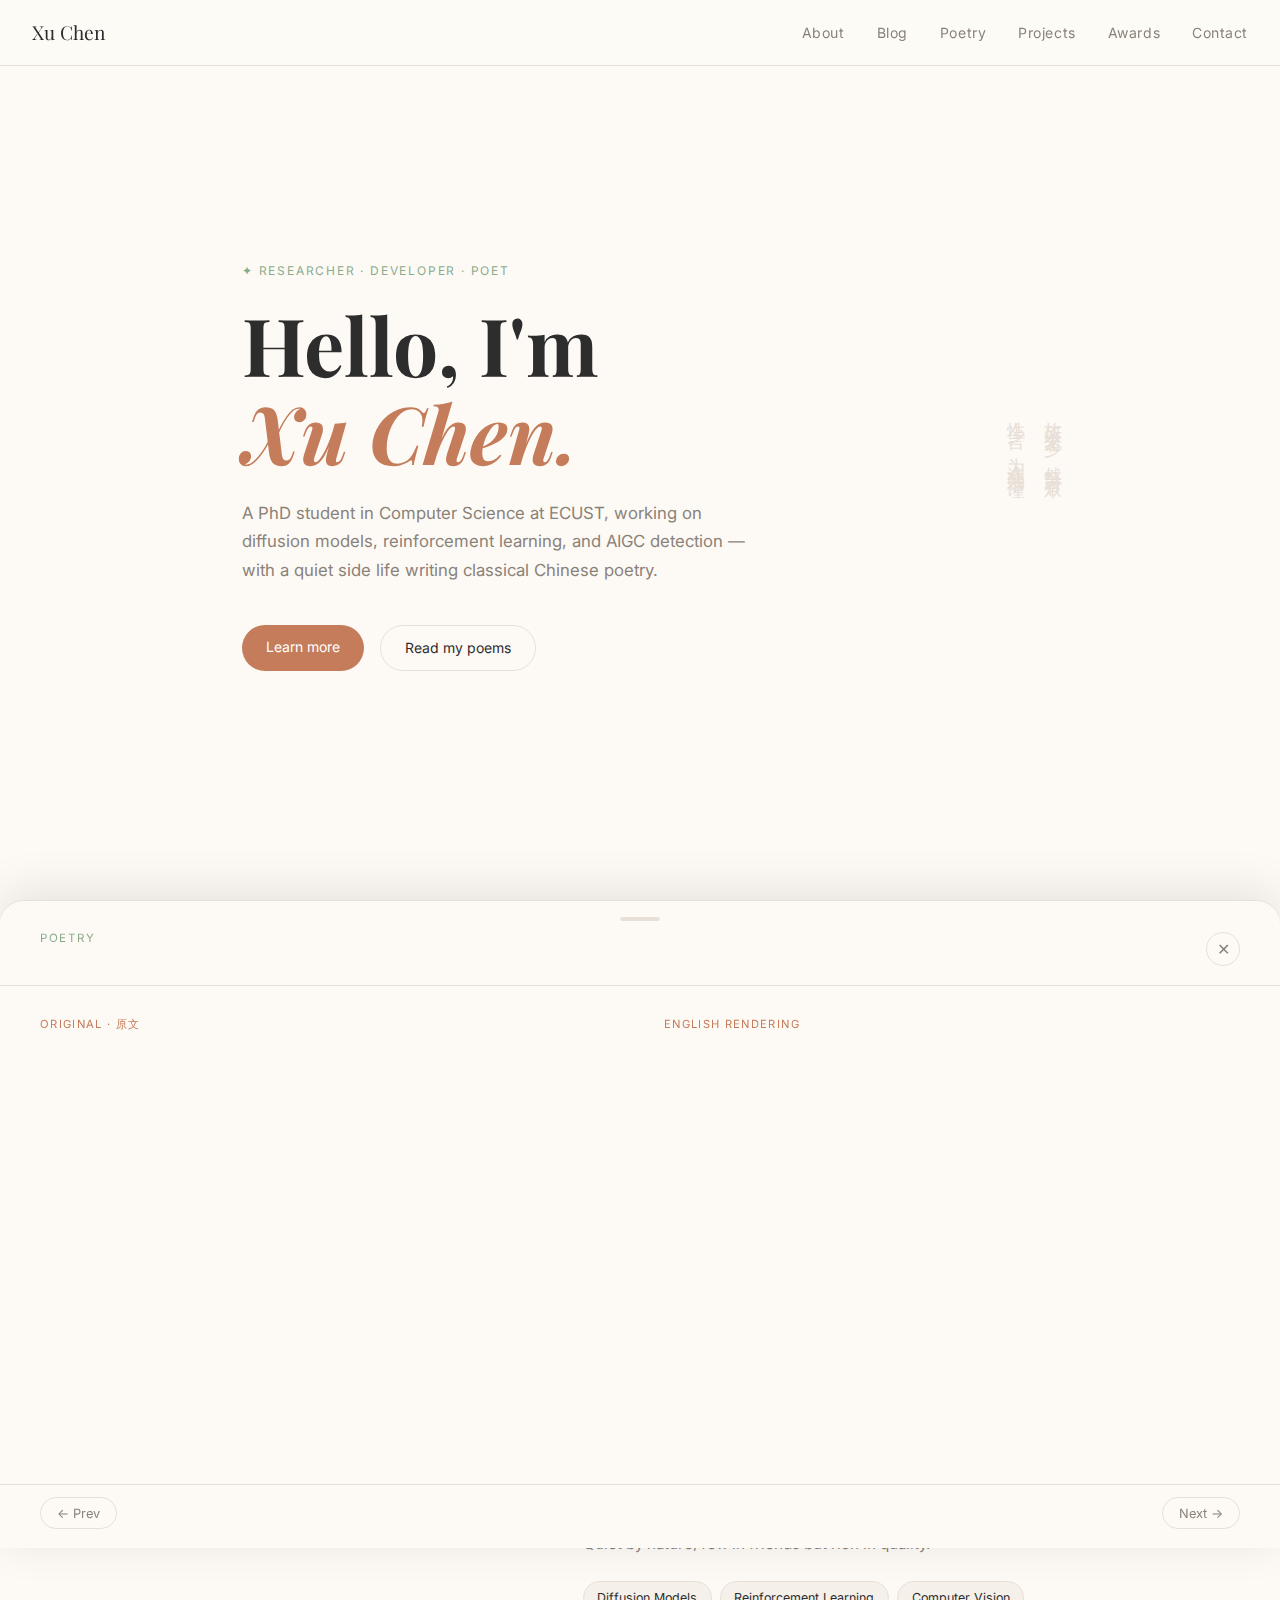
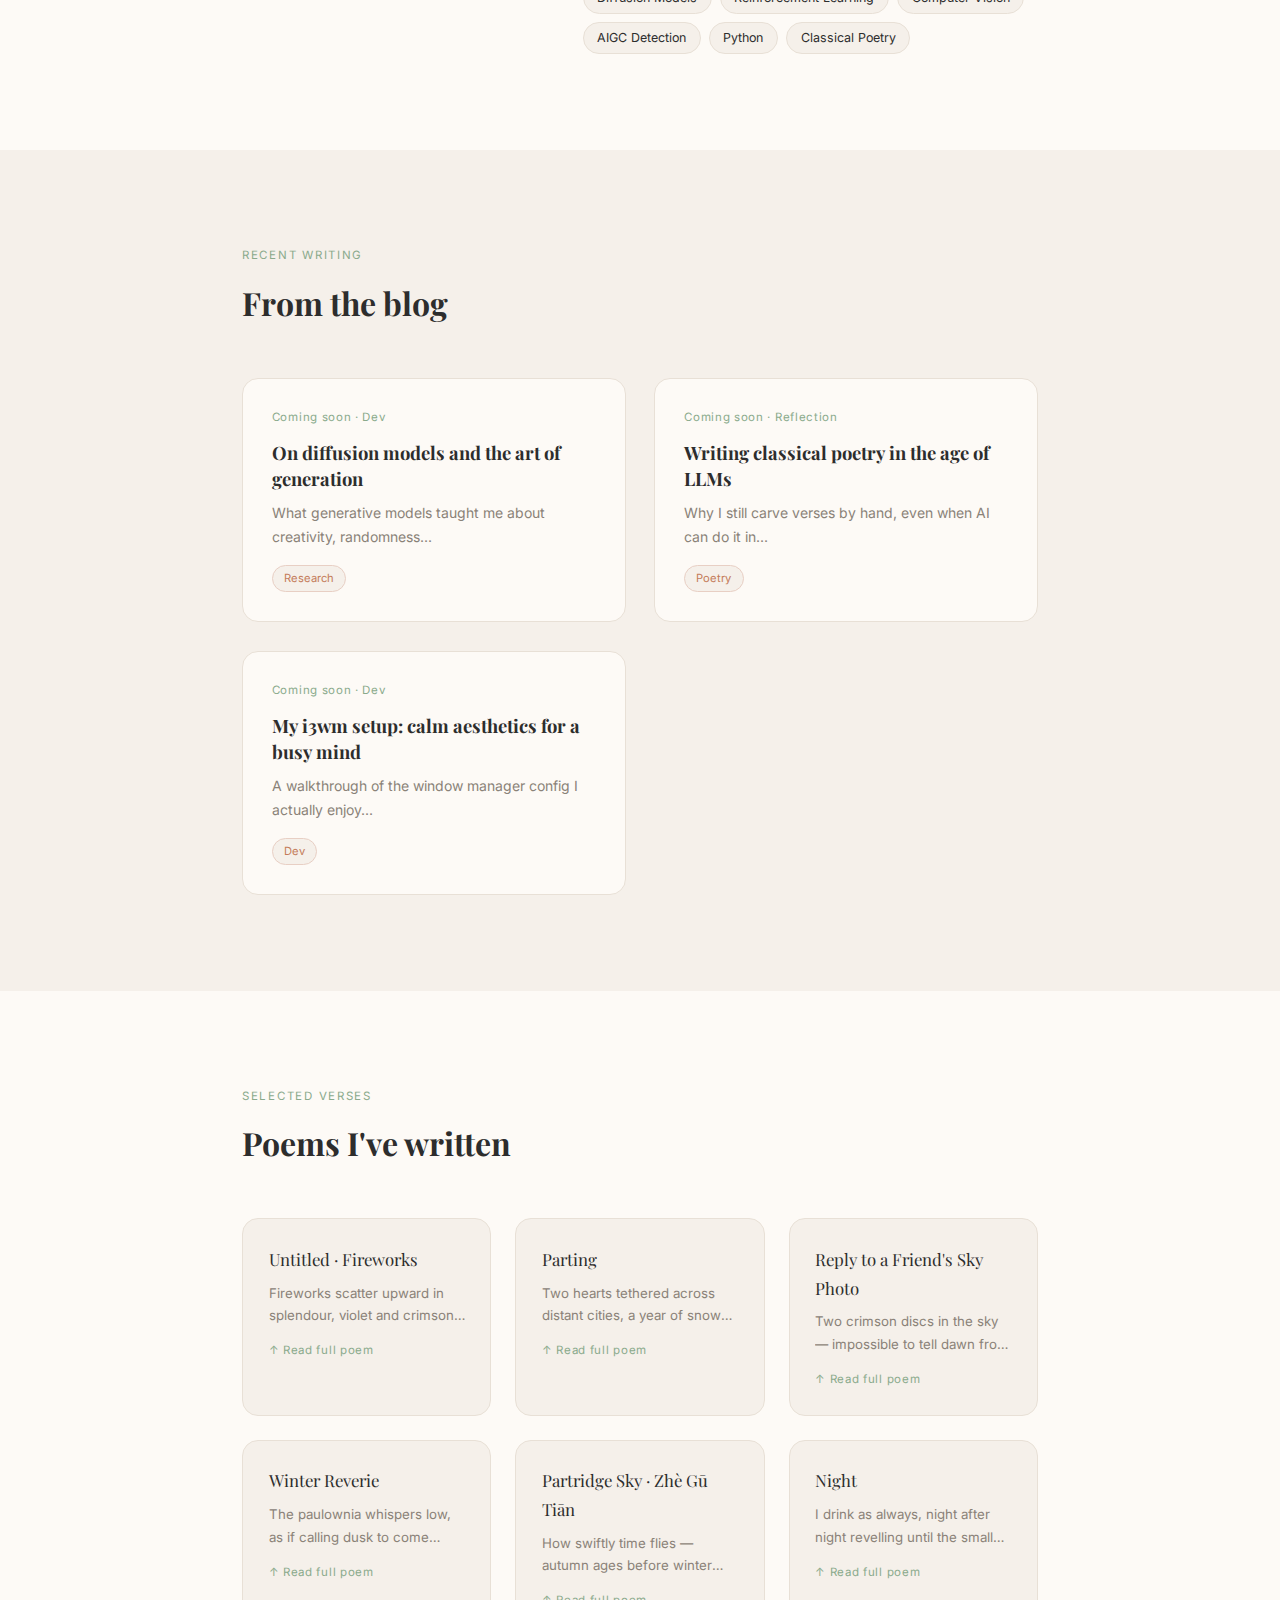
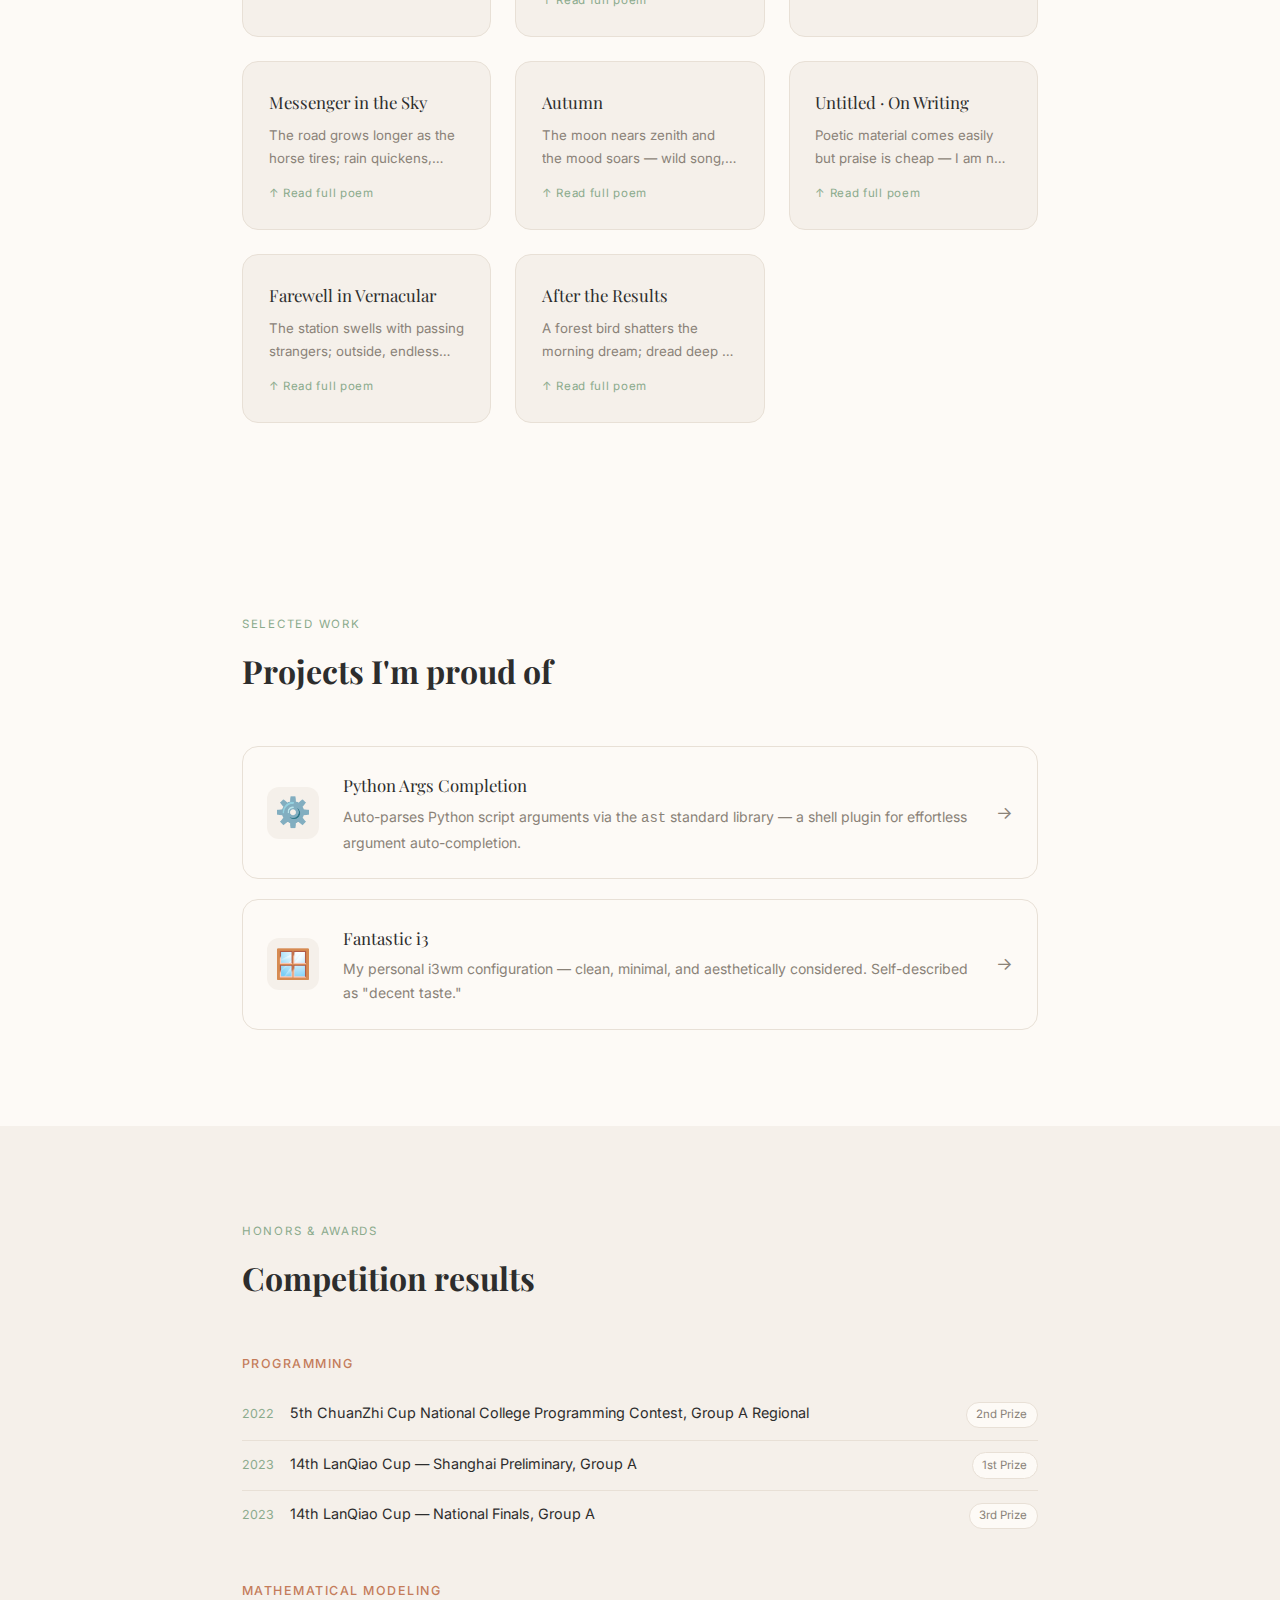
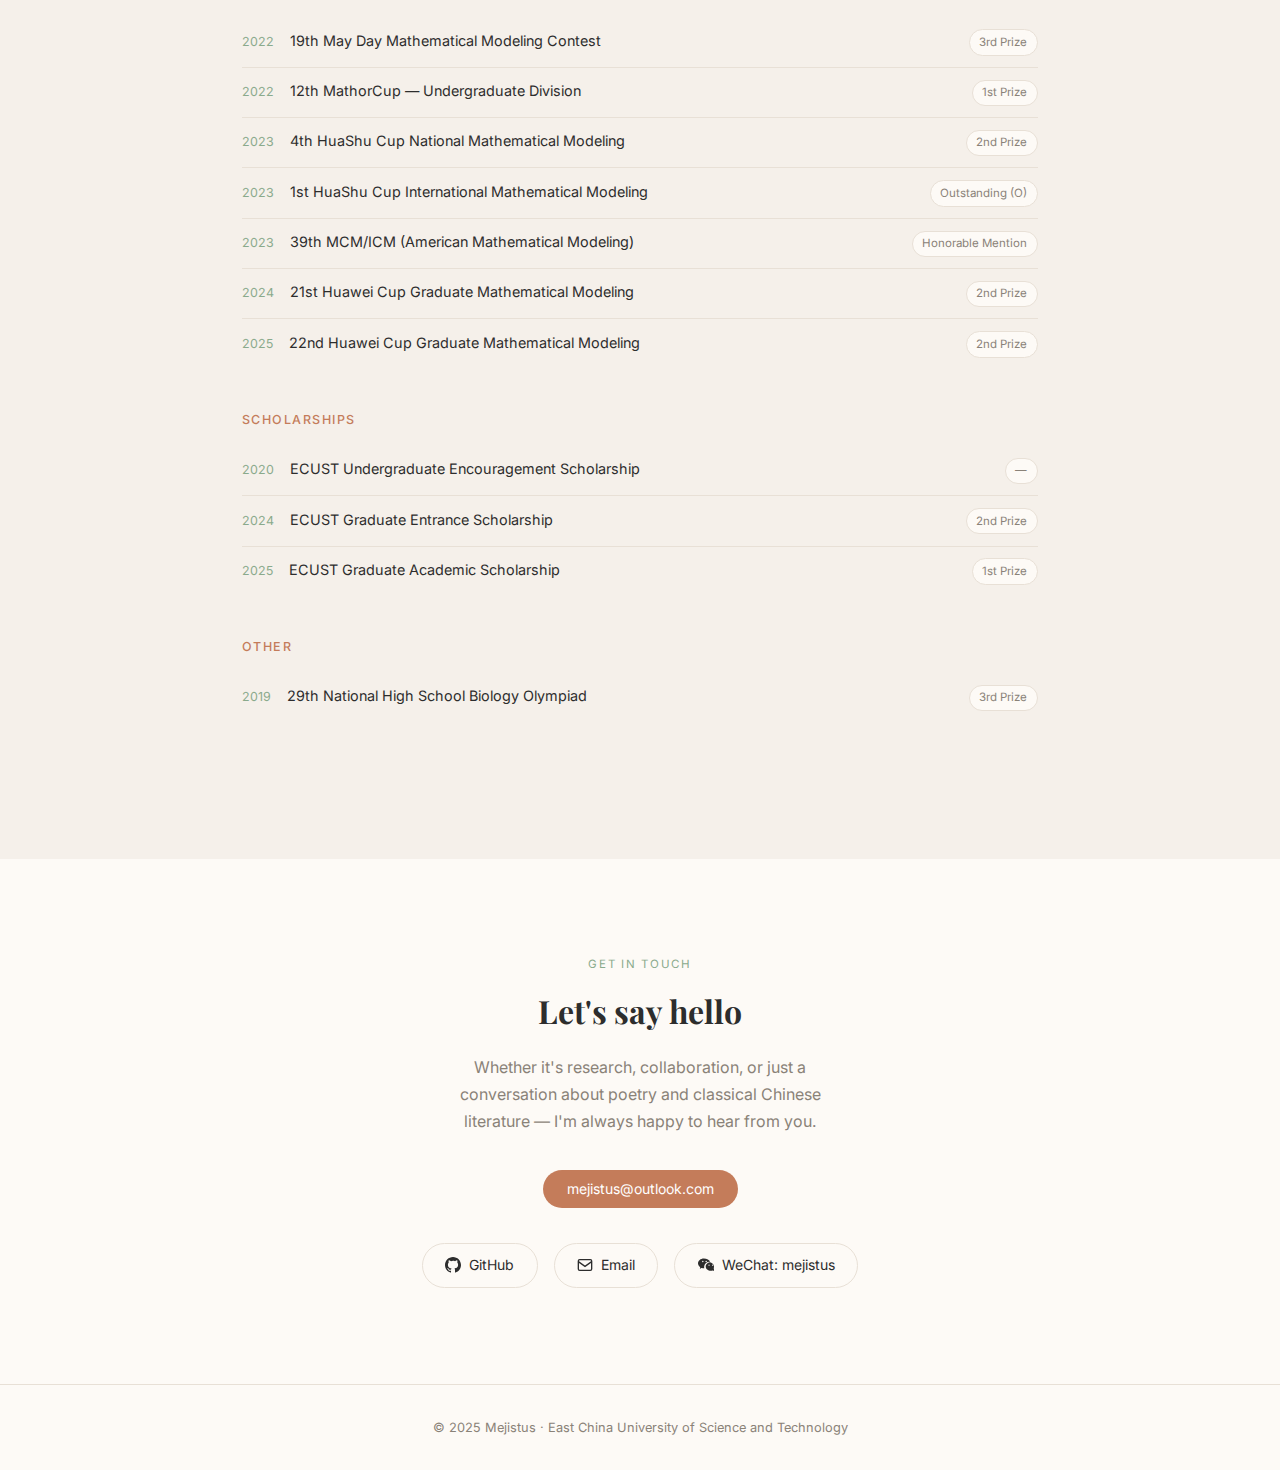
<file: en/index.html>
<!doctype html>
<html lang="en">
  <head>
    <meta charset="UTF-8" />
    <meta name="viewport" content="width=device-width, initial-scale=1.0" />
    <title>Xu Chen — Personal Blog</title>
    <style>
      @import url("https://fonts.googleapis.com/css2?family=Playfair+Display:ital,wght@0,400;0,600;1,400&family=Inter:wght@300;400;500&display=swap");

      *,
      *::before,
      *::after {
        box-sizing: border-box;
        margin: 0;
        padding: 0;
      }

      :root {
        --sand: #f5f0ea;
        --cream: #fdfaf6;
        --sage: #8aaa8c;
        --rust: #c47c5a;
        --ink: #2d2d2d;
        --muted: #8a8278;
        --border: #e8e0d6;
      }

      html {
        scroll-behavior: smooth;
      }

      body {
        font-family: "Inter", sans-serif;
        background: var(--cream);
        color: var(--ink);
        line-height: 1.7;
        overflow-x: hidden;
      }

      /* ── NAV ── */
      nav {
        position: fixed;
        top: 0;
        width: 100%;
        z-index: 100;
        background: rgba(253, 250, 246, 0.88);
        backdrop-filter: blur(10px);
        border-bottom: 1px solid var(--border);
        padding: 1rem 2rem;
        display: flex;
        align-items: center;
        justify-content: space-between;
      }
      .nav-logo {
        font-family: "Playfair Display", serif;
        font-size: 1.2rem;
        color: var(--ink);
        text-decoration: none;
      }
      .nav-links {
        display: flex;
        gap: 2rem;
        list-style: none;
      }
      .nav-links a {
        text-decoration: none;
        color: var(--muted);
        font-size: 0.875rem;
        letter-spacing: 0.04em;
        transition: color 0.2s;
      }
      .nav-links a:hover {
        color: var(--rust);
      }

      /* ── LAYOUT ── */
      section {
        padding: 6rem 2rem;
        max-width: 860px;
        margin: 0 auto;
      }

      /* ── HERO ── */
      #hero {
        min-height: 100vh;
        display: flex;
        flex-direction: column;
        justify-content: center;
        padding-top: 8rem;
        position: relative;
      }
      .hero-deco {
        position: absolute;
        right: 0;
        top: 50%;
        transform: translateY(-50%);
        writing-mode: vertical-rl;
        font-family: "Noto Serif TC", "Source Han Serif TC", serif;
        font-size: 1.15rem;
        letter-spacing: 0.25em;
        color: var(--border);
        user-select: none;
        line-height: 2;
      }
      .hero-tag {
        font-size: 0.75rem;
        letter-spacing: 0.15em;
        text-transform: uppercase;
        color: var(--sage);
        margin-bottom: 1.2rem;
      }
      .hero-name {
        font-family: "Playfair Display", serif;
        font-size: clamp(2.8rem, 7vw, 5rem);
        line-height: 1.1;
        margin-bottom: 1.4rem;
      }
      .hero-name em {
        color: var(--rust);
        font-style: italic;
      }
      .hero-sub {
        font-size: 1.05rem;
        color: var(--muted);
        max-width: 520px;
        margin-bottom: 2.5rem;
      }
      .hero-cta {
        display: inline-flex;
        gap: 1rem;
        flex-wrap: wrap;
      }
      .btn {
        padding: 0.65rem 1.5rem;
        border-radius: 2rem;
        font-size: 0.875rem;
        text-decoration: none;
        transition: all 0.2s;
        cursor: pointer;
        border: none;
      }
      .btn-primary {
        background: var(--rust);
        color: #fff;
      }
      .btn-primary:hover {
        background: #b36a48;
      }
      .btn-outline {
        border: 1.5px solid var(--border);
        color: var(--ink);
        background: transparent;
      }
      .btn-outline:hover {
        border-color: var(--rust);
        color: var(--rust);
      }

      /* ── SECTION TITLES ── */
      .section-label {
        font-size: 0.72rem;
        letter-spacing: 0.15em;
        text-transform: uppercase;
        color: var(--sage);
        margin-bottom: 0.6rem;
      }
      .section-title {
        font-family: "Playfair Display", serif;
        font-size: 2rem;
        margin-bottom: 3rem;
      }

      /* ── ABOUT ── */
      .about-grid {
        display: grid;
        grid-template-columns: 1fr 1.6fr;
        gap: 3.5rem;
        align-items: start;
      }
      .avatar-wrap {
        position: relative;
      }
      .avatar-wrap img {
        width: 100%;
        border-radius: 1rem;
        aspect-ratio: 4/5;
        object-fit: cover;
        filter: sepia(10%) saturate(90%);
      }
      .avatar-badge {
        position: absolute;
        bottom: -1rem;
        right: -1rem;
        background: var(--rust);
        color: #fff;
        border-radius: 50%;
        width: 72px;
        height: 72px;
        display: flex;
        flex-direction: column;
        align-items: center;
        justify-content: center;
        font-size: 0.65rem;
        text-align: center;
        line-height: 1.3;
        font-weight: 500;
      }
      .about-text p {
        color: var(--muted);
        margin-bottom: 1.2rem;
        font-size: 0.95rem;
      }
      .about-quote {
        border-left: 2px solid var(--rust);
        padding-left: 1rem;
        margin: 1.5rem 0;
        font-size: 0.9rem;
        color: var(--muted);
        font-style: italic;
        line-height: 1.8;
      }
      .skills {
        display: flex;
        flex-wrap: wrap;
        gap: 0.5rem;
        margin-top: 1.5rem;
      }
      .skill-tag {
        padding: 0.3rem 0.85rem;
        border-radius: 2rem;
        background: var(--sand);
        font-size: 0.78rem;
        color: var(--ink);
        border: 1px solid var(--border);
      }

      /* ── BLOG POSTS ── */
      #posts {
        background: var(--sand);
        max-width: 100%;
        padding: 0;
      }
      #posts > .inner {
        max-width: 860px;
        margin: 0 auto;
        padding: 6rem 2rem;
      }
      .posts-grid {
        display: grid;
        grid-template-columns: repeat(auto-fill, minmax(260px, 1fr));
        gap: 1.8rem;
      }
      .post-card {
        background: var(--cream);
        border-radius: 1rem;
        padding: 1.8rem;
        border: 1px solid var(--border);
        transition:
          transform 0.2s,
          box-shadow 0.2s;
        cursor: pointer;
        text-decoration: none;
        color: inherit;
        display: block;
      }
      .post-card:hover {
        transform: translateY(-4px);
        box-shadow: 0 12px 32px rgba(0, 0, 0, 0.07);
      }
      .post-meta {
        font-size: 0.72rem;
        color: var(--sage);
        letter-spacing: 0.06em;
        margin-bottom: 0.8rem;
      }
      .post-title {
        font-family: "Playfair Display", serif;
        font-size: 1.15rem;
        margin-bottom: 0.6rem;
        line-height: 1.4;
      }
      .post-excerpt {
        font-size: 0.875rem;
        color: var(--muted);
      }
      .post-tag {
        display: inline-block;
        margin-top: 1rem;
        font-size: 0.7rem;
        padding: 0.2rem 0.7rem;
        border-radius: 2rem;
        background: var(--sand);
        color: var(--rust);
        border: 1px solid #e8cfc4;
      }

      /* ── POETRY CARDS ── */
      #poetry {
        padding: 6rem 2rem;
        max-width: 860px;
        margin: 0 auto;
      }
      .poetry-grid {
        display: grid;
        grid-template-columns: repeat(auto-fill, minmax(240px, 1fr));
        gap: 1.5rem;
      }
      .poem-card {
        background: var(--sand);
        border: 1px solid var(--border);
        border-radius: 1rem;
        padding: 1.6rem;
        cursor: pointer;
        transition:
          transform 0.2s,
          box-shadow 0.2s,
          border-color 0.2s;
      }
      .poem-card:hover {
        transform: translateY(-4px);
        box-shadow: 0 10px 28px rgba(0, 0, 0, 0.07);
        border-color: var(--rust);
      }
      .poem-card-title {
        font-family: "Playfair Display", serif;
        font-size: 1.05rem;
        margin-bottom: 0.5rem;
        color: var(--ink);
      }
      .poem-card-excerpt {
        font-size: 0.83rem;
        color: var(--muted);
        line-height: 1.7;
        display: -webkit-box;
        -webkit-line-clamp: 2;
        -webkit-box-orient: vertical;
        overflow: hidden;
      }
      .poem-card-hint {
        margin-top: 0.9rem;
        font-size: 0.72rem;
        color: var(--sage);
        letter-spacing: 0.06em;
        display: flex;
        align-items: center;
        gap: 0.3rem;
      }

      /* ── BOTTOM SHEET OVERLAY ── */
      .panel-overlay {
        position: fixed;
        inset: 0;
        background: rgba(45, 45, 45, 0.4);
        backdrop-filter: blur(4px);
        z-index: 200;
        opacity: 0;
        pointer-events: none;
        transition: opacity 0.3s ease;
      }
      .panel-overlay.open {
        opacity: 1;
        pointer-events: all;
      }

      /* ── BOTTOM SHEET ── */
      .poem-panel {
        position: fixed;
        bottom: 0;
        left: 0;
        right: 0;
        height: 72vh;
        background: var(--cream);
        z-index: 201;
        border-radius: 1.5rem 1.5rem 0 0;
        border-top: 1px solid var(--border);
        box-shadow: 0 -8px 48px rgba(0, 0, 0, 0.1);
        transform: translateY(100%);
        transition: transform 0.4s cubic-bezier(0.4, 0, 0.2, 1);
        display: flex;
        flex-direction: column;
      }
      .poem-panel.open {
        transform: translateY(0);
      }

      /* drag handle */
      .panel-handle {
        flex-shrink: 0;
        display: flex;
        justify-content: center;
        padding: 1rem 0 0.5rem;
        cursor: grab;
      }
      .panel-handle::after {
        content: "";
        display: block;
        width: 40px;
        height: 4px;
        border-radius: 2px;
        background: var(--border);
      }

      /* panel header */
      .panel-header {
        flex-shrink: 0;
        display: flex;
        align-items: flex-start;
        justify-content: space-between;
        padding: 0 2.5rem 1.2rem;
        border-bottom: 1px solid var(--border);
      }
      .panel-header-left {
      }
      .panel-label {
        font-size: 0.72rem;
        letter-spacing: 0.15em;
        text-transform: uppercase;
        color: var(--sage);
        margin-bottom: 0.35rem;
      }
      .panel-title {
        font-family: "Playfair Display", serif;
        font-size: 1.6rem;
        color: var(--ink);
      }
      .panel-close {
        flex-shrink: 0;
        margin-left: 1rem;
        margin-top: 0.2rem;
        width: 34px;
        height: 34px;
        border-radius: 50%;
        border: 1.5px solid var(--border);
        background: transparent;
        cursor: pointer;
        display: flex;
        align-items: center;
        justify-content: center;
        color: var(--muted);
        font-size: 1rem;
        transition: all 0.2s;
      }
      .panel-close:hover {
        border-color: var(--rust);
        color: var(--rust);
      }

      /* scrollable body */
      .panel-body {
        flex: 1;
        overflow-y: auto;
        padding: 1.8rem 2.5rem 3rem;
        display: grid;
        grid-template-columns: 1fr 1fr;
        gap: 3rem;
      }
      @media (max-width: 640px) {
        .panel-body {
          grid-template-columns: 1fr;
          gap: 1.5rem;
        }
        .poem-panel {
          height: 85vh;
        }
      }

      .panel-col-label {
        font-size: 0.7rem;
        letter-spacing: 0.12em;
        text-transform: uppercase;
        color: var(--rust);
        margin-bottom: 0.9rem;
      }
      .panel-zh {
        font-family:
          "Noto Serif TC", "Source Han Serif TC", "PingFang TC", serif;
        font-size: 1.05rem;
        line-height: 2.5;
        color: var(--ink);
        letter-spacing: 0.05em;
      }
      .panel-en {
        font-family: "Playfair Display", serif;
        font-style: italic;
        font-size: 0.95rem;
        line-height: 2.1;
        color: var(--muted);
      }

      /* nav arrows */
      .panel-nav {
        flex-shrink: 0;
        display: flex;
        justify-content: space-between;
        align-items: center;
        padding: 0.8rem 2.5rem 1.2rem;
        border-top: 1px solid var(--border);
      }
      .panel-nav-btn {
        display: flex;
        align-items: center;
        gap: 0.4rem;
        background: none;
        border: 1.5px solid var(--border);
        border-radius: 2rem;
        padding: 0.45rem 1rem;
        font-size: 0.8rem;
        color: var(--muted);
        cursor: pointer;
        transition: all 0.2s;
        font-family: inherit;
      }
      .panel-nav-btn:hover:not(:disabled) {
        border-color: var(--rust);
        color: var(--rust);
      }
      .panel-nav-btn:disabled {
        opacity: 0.3;
        cursor: default;
      }
      .panel-nav-counter {
        font-size: 0.8rem;
        color: var(--muted);
      }

      /* ── PROJECTS ── */
      .projects-list {
        display: flex;
        flex-direction: column;
        gap: 1.2rem;
      }
      .project-item {
        display: flex;
        align-items: center;
        gap: 1.5rem;
        padding: 1.5rem;
        border-radius: 1rem;
        border: 1px solid var(--border);
        transition:
          border-color 0.2s,
          box-shadow 0.2s;
        text-decoration: none;
        color: inherit;
      }
      .project-item:hover {
        border-color: var(--rust);
        box-shadow: 0 4px 20px rgba(196, 124, 90, 0.1);
      }
      .project-icon {
        font-size: 1.8rem;
        flex-shrink: 0;
        width: 52px;
        height: 52px;
        background: var(--sand);
        border-radius: 0.75rem;
        display: flex;
        align-items: center;
        justify-content: center;
      }
      .project-info {
        flex: 1;
      }
      .project-name {
        font-family: "Playfair Display", serif;
        font-size: 1.05rem;
        margin-bottom: 0.3rem;
      }
      .project-desc {
        font-size: 0.875rem;
        color: var(--muted);
      }
      .project-arrow {
        color: var(--muted);
        font-size: 1.1rem;
        transition: transform 0.2s;
      }
      .project-item:hover .project-arrow {
        transform: translateX(4px);
        color: var(--rust);
      }

      /* ── AWARDS ── */
      #awards {
        background: var(--sand);
        max-width: 100%;
        padding: 0;
      }
      #awards > .inner {
        max-width: 860px;
        margin: 0 auto;
        padding: 6rem 2rem;
      }
      .awards-group {
        margin-bottom: 2.5rem;
      }
      .awards-group-title {
        font-size: 0.78rem;
        letter-spacing: 0.12em;
        text-transform: uppercase;
        color: var(--rust);
        margin-bottom: 1rem;
        font-weight: 500;
      }
      .award-item {
        display: flex;
        align-items: baseline;
        gap: 1rem;
        padding: 0.7rem 0;
        border-bottom: 1px solid var(--border);
        font-size: 0.9rem;
      }
      .award-item:last-child {
        border-bottom: none;
      }
      .award-year {
        color: var(--sage);
        font-size: 0.78rem;
        white-space: nowrap;
      }
      .award-name {
        color: var(--ink);
        flex: 1;
      }
      .award-level {
        margin-left: auto;
        font-size: 0.72rem;
        padding: 0.15rem 0.6rem;
        border-radius: 2rem;
        background: var(--cream);
        border: 1px solid var(--border);
        color: var(--muted);
        white-space: nowrap;
      }

      /* ── CONTACT ── */
      #contact {
        text-align: center;
      }
      #contact .section-title {
        margin-bottom: 1rem;
      }
      .contact-sub {
        color: var(--muted);
        max-width: 420px;
        margin: 0 auto 2.5rem;
      }
      .social-links {
        display: flex;
        justify-content: center;
        flex-wrap: wrap;
        gap: 1rem;
        margin-top: 2.5rem;
      }
      .social-btn {
        display: inline-flex;
        align-items: center;
        gap: 0.5rem;
        padding: 0.6rem 1.4rem;
        border-radius: 2rem;
        border: 1.5px solid var(--border);
        text-decoration: none;
        color: var(--ink);
        font-size: 0.875rem;
        transition: all 0.2s;
      }
      .social-btn:hover {
        border-color: var(--rust);
        color: var(--rust);
      }

      /* ── FOOTER ── */
      footer {
        text-align: center;
        padding: 2rem;
        border-top: 1px solid var(--border);
        font-size: 0.8rem;
        color: var(--muted);
      }

      @media (max-width: 620px) {
        .about-grid {
          grid-template-columns: 1fr;
        }
        .avatar-wrap {
          max-width: 240px;
        }
        .hero-deco {
          display: none;
        }
        .nav-links {
          gap: 1rem;
        }
        .panel-header {
          padding: 0 1.2rem 1rem;
        }
        .panel-nav {
          padding: 0.8rem 1.2rem 1.2rem;
        }
      }
    </style>
  </head>
  <body>
    <!-- OVERLAY -->
    <div class="panel-overlay" id="overlay" onclick="closePanel()"></div>

    <!-- BOTTOM SHEET -->
    <div class="poem-panel" id="poemPanel">
      <div class="panel-handle"></div>
      <div class="panel-header">
        <div class="panel-header-left">
          <p class="panel-label" id="panelLabel">Poetry</p>
          <h2 class="panel-title" id="panelTitle"></h2>
        </div>
        <button class="panel-close" onclick="closePanel()">✕</button>
      </div>
      <div class="panel-body">
        <div>
          <p class="panel-col-label">Original · 原文</p>
          <div class="panel-zh" id="panelZh"></div>
        </div>
        <div>
          <p class="panel-col-label">English rendering</p>
          <div class="panel-en" id="panelEn"></div>
        </div>
      </div>
      <div class="panel-nav">
        <button class="panel-nav-btn" id="btnPrev" onclick="navigate(-1)">
          ← Prev
        </button>
        <span class="panel-nav-counter" id="panelCounter"></span>
        <button class="panel-nav-btn" id="btnNext" onclick="navigate(1)">
          Next →
        </button>
      </div>
    </div>

    <!-- NAV -->
    <nav>
      <a href="#hero" class="nav-logo">Xu Chen</a>
      <ul class="nav-links">
        <li><a href="#about">About</a></li>
        <li><a href="#posts">Blog</a></li>
        <li><a href="#poetry">Poetry</a></li>
        <li><a href="#projects">Projects</a></li>
        <li><a href="#awards">Awards</a></li>
        <li><a href="#contact">Contact</a></li>
      </ul>
    </nav>

    <!-- HERO -->
    <section id="hero">
      <div class="hero-deco">
        故所交者少，然賢者眾。 <br />
        性少言，为人淡泊恭谨。
      </div>
      <p class="hero-tag">✦ Researcher · Developer · Poet</p>
      <h1 class="hero-name">Hello, I'm<br /><em>Xu Chen.</em></h1>
      <p class="hero-sub">
        A PhD student in Computer Science at ECUST, working on diffusion models,
        reinforcement learning, and AIGC detection — with a quiet side life
        writing classical Chinese poetry.
      </p>
      <div class="hero-cta">
        <a href="#about" class="btn btn-primary">Learn more</a>
        <a href="#poetry" class="btn btn-outline">Read my poems</a>
      </div>
    </section>

    <!-- ABOUT -->
    <section id="about">
      <p class="section-label">About Me</p>
      <h2 class="section-title">A bit about myself</h2>
      <div class="about-grid">
        <div class="avatar-wrap">
          <img
            src="../assets/me.jpg"
            alt="Mejistus"
          />
          <div class="avatar-badge">PhD<br />Student</div>
        </div>
        <div class="about-text">
          <p>
            I'm from Fuyang, Anhui. In 2020 I came to Shanghai for my
            undergraduate degree in Computer Science at East China University of
            Science and Technology, where I stayed on for my Master's and am now
            a PhD candidate focusing on Computer Vision.
          </p>
          <p>
            Beyond research I have a deep love for classical Chinese poetry,
            history, and literature. Since university I've been composing my own
            verses — polishing each one late into the night, happily lost in the
            craft. Every time I revisit old poems I feel a little embarrassed,
            which I take as a sign of growth.
          </p>
          <div class="about-quote">
            "Each time I reread old verses I cannot help but feel a little
            ashamed — and I suppose that is exactly what progress feels like."
          </div>
          <p>Quiet by nature, few in friends but rich in quality.</p>
          <div class="skills">
            <span class="skill-tag">Diffusion Models</span>
            <span class="skill-tag">Reinforcement Learning</span>
            <span class="skill-tag">Computer Vision</span>
            <span class="skill-tag">AIGC Detection</span>
            <span class="skill-tag">Python</span>
            <span class="skill-tag">Classical Poetry</span>
          </div>
        </div>
      </div>
    </section>

    <!-- BLOG POSTS -->
    <section id="posts" style="padding: 0">
      <div class="inner">
        <p class="section-label">Recent Writing</p>
        <h2 class="section-title">From the blog</h2>
        <div class="posts-grid">
          <a class="post-card" href="#">
            <p class="post-meta">Coming soon · Dev</p>
            <h3 class="post-title">
              On diffusion models and the art of generation
            </h3>
            <p class="post-excerpt">
              What generative models taught me about creativity, randomness...
            </p>
            <span class="post-tag">Research</span>
          </a>
          <a class="post-card" href="#">
            <p class="post-meta">Coming soon · Reflection</p>
            <h3 class="post-title">
              Writing classical poetry in the age of LLMs
            </h3>
            <p class="post-excerpt">
              Why I still carve verses by hand, even when AI can do it in...
            </p>
            <span class="post-tag">Poetry</span>
          </a>
          <a class="post-card" href="#">
            <p class="post-meta">Coming soon · Dev</p>
            <h3 class="post-title">
              My i3wm setup: calm aesthetics for a busy mind
            </h3>
            <p class="post-excerpt">
              A walkthrough of the window manager config I actually enjoy...
            </p>
            <span class="post-tag">Dev</span>
          </a>
        </div>
      </div>
    </section>

    <!-- POETRY -->
    <section id="poetry">
      <p class="section-label">Selected Verses</p>
      <h2 class="section-title">Poems I've written</h2>
      <div class="poetry-grid">
        <div class="poem-card" onclick="openPanel(0)">
          <div class="poem-card-title">Untitled · Fireworks</div>
          <div class="poem-card-excerpt">
            Fireworks scatter upward in splendour, violet and crimson in a
            flash...
          </div>
          <div class="poem-card-hint">↑ Read full poem</div>
        </div>
        <div class="poem-card" onclick="openPanel(1)">
          <div class="poem-card-title">Parting</div>
          <div class="poem-card-excerpt">
            Two hearts tethered across distant cities, a year of snow and
            separation...
          </div>
          <div class="poem-card-hint">↑ Read full poem</div>
        </div>
        <div class="poem-card" onclick="openPanel(2)">
          <div class="poem-card-title">Reply to a Friend's Sky Photo</div>
          <div class="poem-card-excerpt">
            Two crimson discs in the sky — impossible to tell dawn from dusk...
          </div>
          <div class="poem-card-hint">↑ Read full poem</div>
        </div>
        <div class="poem-card" onclick="openPanel(3)">
          <div class="poem-card-title">Winter Reverie</div>
          <div class="poem-card-excerpt">
            The paulownia whispers low, as if calling dusk to come early...
          </div>
          <div class="poem-card-hint">↑ Read full poem</div>
        </div>
        <div class="poem-card" onclick="openPanel(4)">
          <div class="poem-card-title">Partridge Sky · Zhè Gū Tiān</div>
          <div class="poem-card-excerpt">
            How swiftly time flies — autumn ages before winter even arrives...
          </div>
          <div class="poem-card-hint">↑ Read full poem</div>
        </div>
        <div class="poem-card" onclick="openPanel(5)">
          <div class="poem-card-title">Night</div>
          <div class="poem-card-excerpt">
            I drink as always, night after night revelling until the small
            hours...
          </div>
          <div class="poem-card-hint">↑ Read full poem</div>
        </div>
        <div class="poem-card" onclick="openPanel(6)">
          <div class="poem-card-title">Messenger in the Sky</div>
          <div class="poem-card-excerpt">
            The road grows longer as the horse tires; rain quickens, shoulders
            heavy...
          </div>
          <div class="poem-card-hint">↑ Read full poem</div>
        </div>
        <div class="poem-card" onclick="openPanel(7)">
          <div class="poem-card-title">Autumn</div>
          <div class="poem-card-excerpt">
            The moon nears zenith and the mood soars — wild song, dance, wine...
          </div>
          <div class="poem-card-hint">↑ Read full poem</div>
        </div>
        <div class="poem-card" onclick="openPanel(8)">
          <div class="poem-card-title">Untitled · On Writing</div>
          <div class="poem-card-excerpt">
            Poetic material comes easily but praise is cheap — I am no genius...
          </div>
          <div class="poem-card-hint">↑ Read full poem</div>
        </div>
        <div class="poem-card" onclick="openPanel(9)">
          <div class="poem-card-title">Farewell in Vernacular</div>
          <div class="poem-card-excerpt">
            The station swells with passing strangers; outside, endless evening
            light...
          </div>
          <div class="poem-card-hint">↑ Read full poem</div>
        </div>
        <div class="poem-card" onclick="openPanel(10)">
          <div class="poem-card-title">After the Results</div>
          <div class="poem-card-excerpt">
            A forest bird shatters the morning dream; dread deep as the ocean...
          </div>
          <div class="poem-card-hint">↑ Read full poem</div>
        </div>
      </div>
    </section>

    <!-- PROJECTS -->
    <section id="projects">
      <p class="section-label">Selected Work</p>
      <h2 class="section-title">Projects I'm proud of</h2>
      <div class="projects-list">
        <a
          class="project-item"
          href="https://github.com/mejistus/python-args-completion"
        >
          <div class="project-icon">⚙️</div>
          <div class="project-info">
            <p class="project-name">Python Args Completion</p>
            <p class="project-desc">
              Auto-parses Python script arguments via the
              <code>ast</code> standard library — a shell plugin for effortless
              argument auto-completion.
            </p>
          </div>
          <span class="project-arrow">→</span>
        </a>
        <a class="project-item" href="https://github.com/mejistus/fantastic-i3">
          <div class="project-icon">🪟</div>
          <div class="project-info">
            <p class="project-name">Fantastic i3</p>
            <p class="project-desc">
              My personal i3wm configuration — clean, minimal, and aesthetically
              considered. Self-described as "decent taste."
            </p>
          </div>
          <span class="project-arrow">→</span>
        </a>
      </div>
    </section>

    <!-- AWARDS -->
    <section id="awards" style="padding: 0">
      <div class="inner">
        <p class="section-label">Honors & Awards</p>
        <h2 class="section-title">Competition results</h2>
        <div class="awards-group">
          <div class="awards-group-title">Programming</div>
          <div class="award-item">
            <span class="award-year">2022</span>
            <span class="award-name"
              >5th ChuanZhi Cup National College Programming Contest, Group A
              Regional</span
            >
            <span class="award-level">2nd Prize</span>
          </div>
          <div class="award-item">
            <span class="award-year">2023</span>
            <span class="award-name"
              >14th LanQiao Cup — Shanghai Preliminary, Group A</span
            >
            <span class="award-level">1st Prize</span>
          </div>
          <div class="award-item">
            <span class="award-year">2023</span>
            <span class="award-name"
              >14th LanQiao Cup — National Finals, Group A</span
            >
            <span class="award-level">3rd Prize</span>
          </div>
        </div>
        <div class="awards-group">
          <div class="awards-group-title">Mathematical Modeling</div>
          <div class="award-item">
            <span class="award-year">2022</span>
            <span class="award-name"
              >19th May Day Mathematical Modeling Contest</span
            >
            <span class="award-level">3rd Prize</span>
          </div>
          <div class="award-item">
            <span class="award-year">2022</span>
            <span class="award-name"
              >12th MathorCup — Undergraduate Division</span
            >
            <span class="award-level">1st Prize</span>
          </div>
          <div class="award-item">
            <span class="award-year">2023</span>
            <span class="award-name"
              >4th HuaShu Cup National Mathematical Modeling</span
            >
            <span class="award-level">2nd Prize</span>
          </div>
          <div class="award-item">
            <span class="award-year">2023</span>
            <span class="award-name"
              >1st HuaShu Cup International Mathematical Modeling</span
            >
            <span class="award-level">Outstanding (O)</span>
          </div>
          <div class="award-item">
            <span class="award-year">2023</span>
            <span class="award-name"
              >39th MCM/ICM (American Mathematical Modeling)</span
            >
            <span class="award-level">Honorable Mention</span>
          </div>
          <div class="award-item">
            <span class="award-year">2024</span>
            <span class="award-name"
              >21st Huawei Cup Graduate Mathematical Modeling</span
            >
            <span class="award-level">2nd Prize</span>
          </div>
          <div class="award-item">
            <span class="award-year">2025</span>
            <span class="award-name"
              >22nd Huawei Cup Graduate Mathematical Modeling</span
            >
            <span class="award-level">2nd Prize</span>
          </div>
        </div>
        <div class="awards-group">
          <div class="awards-group-title">Scholarships</div>
          <div class="award-item">
            <span class="award-year">2020</span>
            <span class="award-name"
              >ECUST Undergraduate Encouragement Scholarship</span
            >
            <span class="award-level">—</span>
          </div>
          <div class="award-item">
            <span class="award-year">2024</span>
            <span class="award-name">ECUST Graduate Entrance Scholarship</span>
            <span class="award-level">2nd Prize</span>
          </div>
          <div class="award-item">
            <span class="award-year">2025</span>
            <span class="award-name">ECUST Graduate Academic Scholarship</span>
            <span class="award-level">1st Prize</span>
          </div>
        </div>
        <div class="awards-group">
          <div class="awards-group-title">Other</div>
          <div class="award-item">
            <span class="award-year">2019</span>
            <span class="award-name"
              >29th National High School Biology Olympiad</span
            >
            <span class="award-level">3rd Prize</span>
          </div>
        </div>
      </div>
    </section>

    <!-- CONTACT -->
    <section id="contact">
      <p class="section-label">Get In Touch</p>
      <h2 class="section-title">Let's say hello</h2>
      <p class="contact-sub">
        Whether it's research, collaboration, or just a conversation about
        poetry and classical Chinese literature — I'm always happy to hear from
        you.
      </p>
      <a href="mailto:mejistus@outlook.com" class="btn btn-primary"
        >mejistus@outlook.com</a
      >
      <div class="social-links">
        <a class="social-btn" href="https://github.com/mejistus">
          <svg width="16" height="16" fill="currentColor" viewBox="0 0 24 24">
            <path
              d="M12 0C5.37 0 0 5.37 0 12c0 5.3 3.438 9.8 8.205 11.385.6.113.82-.258.82-.577v-2.234c-3.338.726-4.033-1.416-4.033-1.416-.546-1.387-1.333-1.756-1.333-1.756-1.089-.745.083-.729.083-.729 1.205.084 1.839 1.237 1.839 1.237 1.07 1.834 2.807 1.304 3.492.997.107-.775.418-1.305.762-1.604-2.665-.305-5.467-1.334-5.467-5.931 0-1.311.469-2.381 1.236-3.221-.124-.303-.535-1.524.117-3.176 0 0 1.008-.322 3.301 1.23A11.509 11.509 0 0 1 12 5.803c1.02.005 2.047.138 3.006.404 2.291-1.552 3.297-1.23 3.297-1.23.653 1.653.242 2.874.118 3.176.77.84 1.235 1.911 1.235 3.221 0 4.609-2.807 5.624-5.479 5.921.43.372.823 1.102.823 2.222v3.293c0 .319.218.694.825.576C20.565 21.795 24 17.298 24 12c0-6.63-5.37-12-12-12z"
            />
          </svg>
          GitHub
        </a>
        <a class="social-btn" href="mailto:mejistus@outlook.com">
          <svg
            width="16"
            height="16"
            fill="none"
            stroke="currentColor"
            stroke-width="2"
            viewBox="0 0 24 24"
          >
            <rect x="2" y="4" width="20" height="16" rx="2" />
            <path d="m2 7 10 7 10-7" />
          </svg>
          Email
        </a>
        <a class="social-btn" href="#">
          <svg width="16" height="16" fill="currentColor" viewBox="0 0 24 24">
            <path
              d="M8.691 2.188C3.891 2.188 0 5.476 0 9.53c0 2.212 1.17 4.203 3.002 5.55a.59.59 0 0 1 .213.665l-.39 1.48c-.019.07-.048.141-.048.213 0 .163.13.295.29.295a.326.326 0 0 0 .167-.054l1.903-1.114a.864.864 0 0 1 .717-.098 10.16 10.16 0 0 0 2.837.403c.276 0 .543-.027.811-.05-.857-2.578.157-5.972 2.754-7.965 1.376-1.062 3.133-1.72 5.018-1.72.28 0 .556.022.834.048C17.298 4.205 13.324 2.188 8.691 2.188zm-1.47 3.62a1.065 1.065 0 1 1 0 2.13 1.065 1.065 0 0 1 0-2.13zm5.04 0a1.065 1.065 0 1 1 0 2.13 1.065 1.065 0 0 1 0-2.13zm6.985 1.958c-4.26 0-7.714 2.863-7.714 6.398 0 3.535 3.454 6.399 7.714 6.399.943 0 1.845-.132 2.682-.377a.723.723 0 0 1 .599.082l1.594.933a.274.274 0 0 0 .14.046c.134 0 .244-.11.244-.247 0-.06-.024-.12-.04-.179l-.327-1.241a.495.495 0 0 1 .178-.557C23.092 17.625 24 16.056 24 14.164c0-3.535-3.454-6.398-7.754-6.398zm-2.678 3.62a.888.888 0 1 1 0 1.776.888.888 0 0 1 0-1.776zm5.356 0a.888.888 0 1 1 0 1.776.888.888 0 0 1 0-1.776z"
            />
          </svg>
          WeChat: mejistus
        </a>
      </div>
    </section>

    <footer>
      <p>© 2025 Mejistus · East China University of Science and Technology</p>
    </footer>

    <script>
      const poems = [
        {
          title: "Untitled · Fireworks",
          zh: `煙花散落升絢麗，霎時紫粉霎時紅。
原來情人意難斷，都付午夢煙火中。`,
          en: `Fireworks burst upward in radiant splendour,
one moment violet, the next a blaze of red.
So this is how a lover's heart refuses to let go —
all of it surrendered to smoke and fire in an afternoon dream.`,
        },
        {
          title: "Parting",
          zh: `異地兩處情難系，風雪一年各天涯。
而今難忘尋常日，君愛情濃我愛花。`,
          en: `Love stretched thin across two distant cities,
a whole year of wind and snow, each at the edge of the world.
Now I cannot forget the ordinary days —
you so full of feeling, and I so full of flowers.`,
        },
        {
          title: "Reply to a Friend's Sky Photo from Tianshui",
          zh: `難辨天水兩輪赤，不知旭日或殘陽。
振臂高呼仍萬歲，走資走社各一方。
江山百代桑田變，共和光輝歲月長。
向使途殊歸者同，幾番變化又何妨？`,
          en: `Two crimson discs hang in the sky of Tianshui —
impossible to say which is the rising sun and which the dying one.
Still we raise our arms and cry long live,
though the road to capital or commune forks sharply in two.
Mountains and rivers shift across a hundred generations;
the republic's light endures through all its long years.
If roads however different lead in the end to the same place,
what does it matter how many times the world turns over?`,
        },
        {
          title: "Winter Reverie",
          zh: `梧桐盡低語，相約赴黃昏。
此期寒氣甚，尤可待來春。`,
          en: `The paulownia trees murmur softly to one another,
making a quiet appointment to meet the dusk.
The cold bites deep this season —
all the more reason to wait for spring.`,
        },
        {
          title: "Partridge Sky · Zhè Gū Tiān",
          zh: `可憐時光太匆匆，始覚秋老又臨冬。
孤燈影落梧桐下，碎葉流浪北風中。
兩千裡，八刻鐘。靈犀一處兩心通。
翩翩雪落南方客，幸福門下再相擁。`,
          en: `How pitifully swift the hours — barely noticing autumn age
before winter is already at the door.
A lone lamp casts its shadow beneath the paulownia;
broken leaves wander as vagrants in the north wind.
Two thousand li apart, yet only eight quarter-hours by train.
One shared thought — and two hearts speak without a single word.
Light as snowflakes falling on a southbound traveller,
we will embrace again at the doorway of happiness.`,
        },
        {
          title: "Night",
          zh: `我亦如常日日醉，夜夜達歡至凌晨。
功名利益休縛我，地籟天籟送青春。`,
          en: `I drink as always, day after day lost in wine,
revelling every night until the small hours come.
Let fame and fortune leave me well alone —
the music of earth and sky will see my youth out.`,
        },
        {
          title: "Messenger in the Sky",
          zh: `馬勞山更遠，雨急肩越沉。
天涯多倦客，牛馬荔枝人。`,
          en: `The horse grows weary and the mountain recedes ever further;
the rain quickens its pace and the burden on the shoulder grows heavier.
The ends of the earth are full of exhausted travellers —
people who labour like oxen and horses just to carry lychees home.`,
        },
        {
          title: "Autumn",
          zh: `月近中天興愈濃，狂歌醉舞佐金鐘。
小飲清釀我將醉，半關秋月半關風。`,
          en: `As the moon nears its zenith the spirit swells ever higher,
wild song and drunken dance beside a golden cup.
A little clear wine and I am nearly gone —
half bewitched by the autumn moon, half carried away by the wind.`,
        },
        {
          title: "Untitled · On Writing",
          zh: `詩材張口即菲頌，我非天才自雕琢。
夏秋冬春花雪月，聊摩雅致共爾說。`,
          en: `Open your mouth for poetic material and hollow praise flows out with ease —
I am no genius; every line must be earned through patient carving.
Summer and autumn, winter and spring: flowers, snow, and the moon —
I polish them slowly, and share whatever small refinement I reach with you.`,
        },
        {
          title: "Farewell in Vernacular",
          zh: `站裡熙熙過客，街外無限夕陽。
回首過去三十日，心裡多少憂傷。
今日匆匆離去，春秋何其漫長。
動若參商難相聚，無奈又能何妨。`,
          en: `The station hums with strangers passing through;
outside, the sunset stretches without end.
Looking back across these thirty days —
how much sorrow can a single heart hold?
Today we part in haste,
and the seasons stretching ahead seem impossibly long.
We move apart like Orion and Antares, rarely to meet —
and yet, what is there to be done?`,
        },
        {
          title: "After the Results",
          zh: `林鳥驚晨夢，憂心似海深。
夢醒知無奈，獨向天色新。`,
          en: `A forest bird shatters the morning dream;
dread settles in, as deep and still as the ocean floor.
Waking, I know there is nothing to be done —
alone I turn and face the new light breaking in the sky.`,
        },
      ];

      let current = 0;

      function render(i) {
        const p = poems[i];
        document.getElementById("panelLabel").textContent =
          `Poetry · ${i + 1} of ${poems.length}`;
        document.getElementById("panelTitle").textContent = p.title;
        document.getElementById("panelZh").innerHTML = p.zh.replace(
          /\n/g,
          "<br>",
        );
        document.getElementById("panelEn").innerHTML = p.en.replace(
          /\n/g,
          "<br>",
        );
        document.getElementById("panelCounter").textContent =
          `${i + 1} / ${poems.length}`;
        document.getElementById("btnPrev").disabled = i === 0;
        document.getElementById("btnNext").disabled = i === poems.length - 1;
        // scroll body back to top on switch
        document.querySelector(".panel-body").scrollTop = 0;
      }

      function openPanel(i) {
        current = i;
        render(i);
        document.getElementById("overlay").classList.add("open");
        document.getElementById("poemPanel").classList.add("open");
        document.body.style.overflow = "hidden";
      }

      function closePanel() {
        document.getElementById("overlay").classList.remove("open");
        document.getElementById("poemPanel").classList.remove("open");
        document.body.style.overflow = "";
      }

      function navigate(dir) {
        const next = current + dir;
        if (next < 0 || next >= poems.length) return;
        current = next;
        render(current);
      }

      document.addEventListener("keydown", (e) => {
        if (!document.getElementById("poemPanel").classList.contains("open"))
          return;
        if (e.key === "Escape") closePanel();
        if (e.key === "ArrowLeft") navigate(-1);
        if (e.key === "ArrowRight") navigate(1);
      });
    </script>
  </body>
</html>
</file>
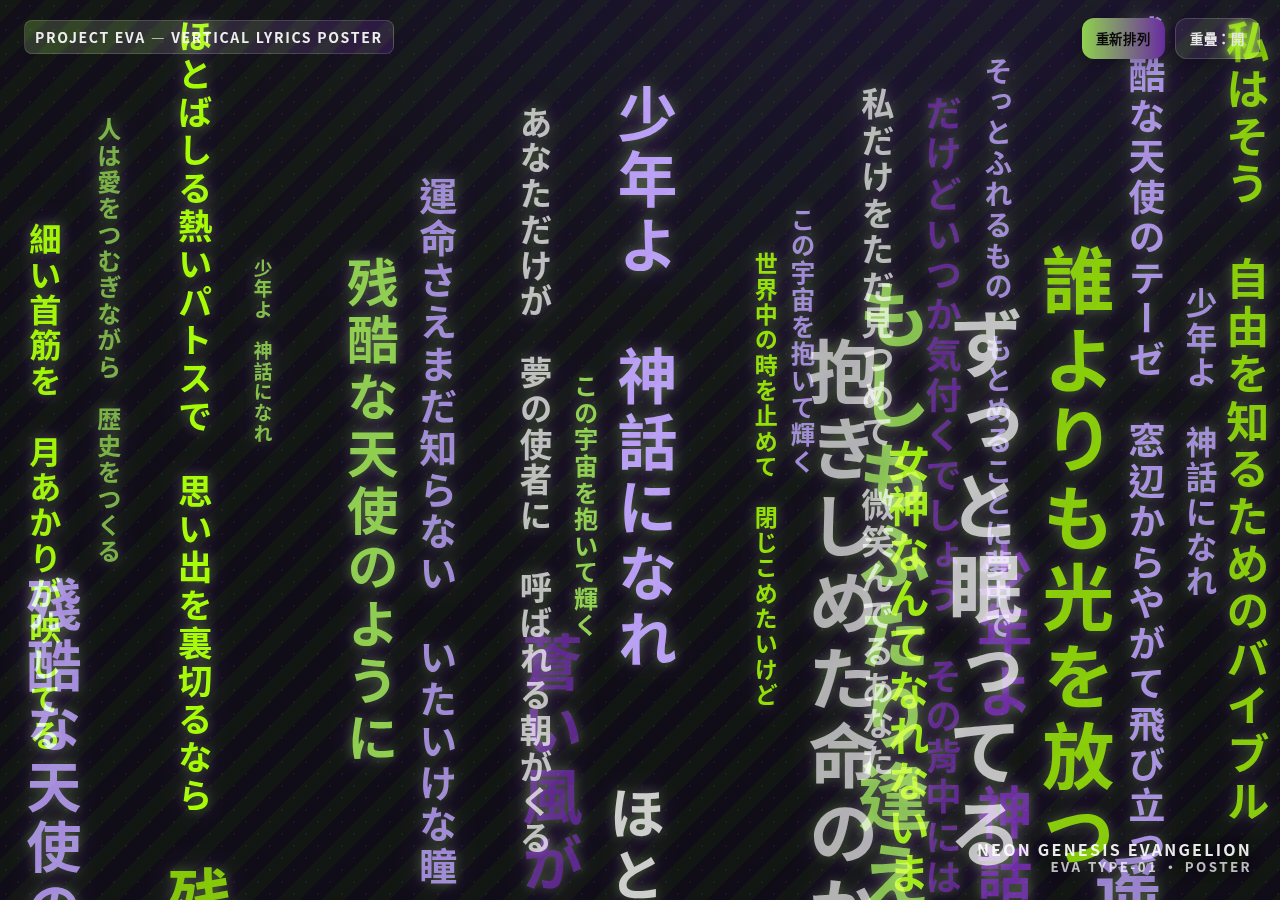
<file: eva/index.html>
<!doctype html>
<html lang="zh-TW">
  <head>
    <meta charset="utf-8" />
    <meta name="viewport" content="width=device-width,initial-scale=1" />
    <title>EVA Poster — Vertical Lyrics Scatter</title>
    <style>
      :root {
        --eva-purple: #6a2ca1;
        --eva-green: #8fd14f;
        --eva-black: #0a0b0f;
        --eva-gray: #bfbfbf;
        --glow: drop-shadow(0 0 6px rgba(143, 209, 79, 0.45))
          drop-shadow(0 0 12px rgba(106, 44, 161, 0.35));
      }

      html,
      body {
        height: 100%;
        margin: 0;
        font-family:
          "Noto Sans CJK SC",
          "Noto Sans JP",
          "Hiragino Sans",
          "PingFang SC",
          "Microsoft YaHei",
          system-ui,
          Segoe UI,
          sans-serif;
        background: radial-gradient(
          1200px 800px at 70% -10%,
          #1b1530 0%,
          #0e0f14 55%,
          var(--eva-black) 100%
        );
        color: #eee;
        overflow: hidden;
      }

      /* 背景细节：微弱网格 + EVA 色系条纹 */
      .poster {
        position: relative;
        width: 100vw;
        height: 100vh;
        overflow: hidden;
        isolation: isolate;
        background-image:
          radial-gradient(
            1px 1px at 25% 25%,
            rgba(255, 255, 255, 0.04) 1px,
            transparent 1px
          ),
          radial-gradient(
            1px 1px at 75% 75%,
            rgba(255, 255, 255, 0.04) 1px,
            transparent 1px
          ),
          repeating-linear-gradient(
            135deg,
            rgba(143, 209, 79, 0.06) 0 16px,
            rgba(106, 44, 161, 0.06) 16px 32px
          );
        background-size:
          24px 24px,
          24px 24px,
          auto;
      }

      .badge {
        position: absolute;
        left: 24px;
        top: 20px;
        letter-spacing: 0.12em;
        font-weight: 700;
        font-size: 14px;
        padding: 6px 10px;
        background: linear-gradient(
          90deg,
          rgba(143, 209, 79, 0.22),
          rgba(106, 44, 161, 0.22)
        );
        border: 1px solid rgba(255, 255, 255, 0.15);
        border-radius: 8px;
        backdrop-filter: blur(2px);
      }

      .title {
        position: absolute;
        right: 28px;
        bottom: 26px;
        text-align: right;
        font-weight: 800;
        letter-spacing: 0.14em;
        line-height: 1.15;
        color: #e9e9e9;
        text-shadow: 0 2px 12px rgba(0, 0, 0, 0.45);
      }
      .title small {
        display: block;
        font-weight: 600;
        letter-spacing: 0.18em;
        opacity: 0.8;
      }

      /* 竖排歌词元素 */
      .lyric {
        position: absolute;
        pointer-events: none; /* 仅用于展示 */
        writing-mode: vertical-rl; /* 竖排 */
        text-orientation: upright; /* 直立 */
        white-space: nowrap;
        letter-spacing: 0.1em;
        line-height: 1.2;
        font-weight: 600;
        filter: var(--glow);
        opacity: 0.92;
        user-select: none;
        mix-blend-mode: screen; /* 叠加更有海报感 */
      }

      /* 控件 */
      .controls {
        position: absolute;
        right: 20px;
        top: 18px;
        display: flex;
        gap: 10px;
        z-index: 10;
      }
      .btn {
        appearance: none;
        border: none;
        cursor: pointer;
        padding: 10px 14px;
        border-radius: 12px;
        font-weight: 700;
        letter-spacing: 0.06em;
        background: linear-gradient(90deg, var(--eva-green), var(--eva-purple));
        color: #0b0b0b;
        box-shadow: 0 6px 18px rgba(0, 0, 0, 0.25);
      }
      .btn.secondary {
        background: rgba(255, 255, 255, 0.06);
        color: #e6e6e6;
        border: 1px solid rgba(255, 255, 255, 0.16);
        backdrop-filter: blur(3px);
      }
    </style>
  </head>
  <body>
    <div class="poster" id="poster">
      <div class="badge">PROJECT EVA — VERTICAL LYRICS POSTER</div>
      <div class="controls">
        <button class="btn" id="shuffle">重新排列</button>
        <button class="btn secondary" id="toggleOverlap">重疊：開</button>
      </div>
      <div class="title">
        NEON GENESIS EVANGELION
        <small>EVA TYPE-01 • POSTER</small>
      </div>
    </div>

    <script>
      // === 使用说明 ===
      // 1) 将你合法获取的歌词逐行粘贴到 lines 数组（每个元素就是一行）
      // 2) 保存为 .html，浏览器打开；点击“重新排布”可随机换一版
      // 3) 若文本很多，可能不可避免少量重叠；可切换“避免重叠”开关

      const lines = [
        // —— 在此处粘贴你的歌词（每行一句）——
        // 下面仅为占位示例，请替换为你自己的文本：
        "残酷な天使のように",
        "少年よ　神話になれ",
        "蒼い風がいま　胸のドアを叩いても",
        "私だけをただ見つめて　微笑んでるあなた",
        "そっとふれるもの　もとめることに夢中で",
        "運命さえまだ知らない　いたいけな瞳",
        "だけどいつか気付くでしょう　その背中には",
        "遥か未来　めざすための　羽根があること",
        "残酷な天使のテーゼ　窓辺からやがて飛び立つ",
        "ほとばしる熱いパトスで　思い出を裏切るなら",
        "この宇宙を抱いて輝く",
        "少年よ　神話になれ",
        "ずっと眠ってる　私の愛の揺りかご",
        "あなただけが　夢の使者に　呼ばれる朝がくる",
        "細い首筋を　月あかりが映してる",
        "世界中の時を止めて　閉じこめたいけど",
        "もしもふたり逢えたことに　意味があるなら",
        "私はそう　自由を知るためのバイブル",
        "殘酷な天使のテーゼ　悲しみがそしてはじまる",
        "抱きしめた命のかたち　その夢に目覚めたとき",
        "誰よりも光を放つ",
        "少年よ　神話になれ",
        "人は愛をつむぎながら　歴史をつくる",
        "女神なんてなれないまま　私は生きる",
        "残酷な天使のテーゼ　窓辺からやがて飛び立つ",
        "ほとばしる熱いパトスで　思い出を裏切るなら",
        "この宇宙を抱いて輝く",
        "少年よ　神話になれ",
      ];

      // 颜色池（EVA 风格）
      const colorPool = ["#e5e5e5", "#8fd14f", "#6a2ca1", "#a6ff00", "#bfa3ff"];
      const poster = document.getElementById("poster");
      const btnShuffle = document.getElementById("shuffle");
      const btnOverlap = document.getElementById("toggleOverlap");

      let avoidOverlap = true;

      function rand(min, max) {
        return Math.random() * (max - min) + min;
      }
      function choice(arr) {
        return arr[Math.floor(Math.random() * arr.length)];
      }

      function intersects(a, b) {
        return !(
          a.right < b.left ||
          a.left > b.right ||
          a.bottom < b.top ||
          a.top > b.bottom
        );
      }

      function layout() {
        // 清空现有
        poster.querySelectorAll(".lyric").forEach((n) => n.remove());

        const W = poster.clientWidth;
        const H = poster.clientHeight;
        const placed = [];

        const MIN = Math.max(16, Math.min(W, H) * 0.018); // 随屏幕自适应的字号范围
        const MAX = Math.max(26, Math.min(W, H) * 0.085);

        lines.forEach((text, idx) => {
          const el = document.createElement("div");
          el.className = "lyric";
          el.textContent = text;

          // 随机样式
          el.style.fontSize = `${rand(MIN, MAX)}px`;
          el.style.fontWeight = Math.random() < 0.25 ? 800 : 600;
          el.style.color = choice(colorPool);
          el.style.opacity = (0.75 + Math.random() * 0.25).toFixed(2);

          // 轻微旋转增加层次
          const tilt = (Math.random() - 0.5) * 0; // -4°~+4°
          el.style.transform = `rotate(${tilt}deg)`;

          poster.appendChild(el);

          // 尝试放置，尽量避免重叠与越界
          let tries = 0,
            ok = false;
          while (tries < 120 && !ok) {
            const pad = 12;
            const x = rand(pad, W - pad);
            const y = rand(pad, H - pad);
            el.style.left = `${x}px`;
            el.style.top = `${y}px`;

            const r = el.getBoundingClientRect();
            // 将视口 rect 映射到 poster 内局部坐标：
            const rect = {
              left: r.left - poster.getBoundingClientRect().left,
              top: r.top - poster.getBoundingClientRect().top,
              right: r.right - poster.getBoundingClientRect().left,
              bottom: r.bottom - poster.getBoundingClientRect().top,
            };

            const inside =
              rect.left >= 0 &&
              rect.top >= 0 &&
              rect.right <= W &&
              rect.bottom <= H;

            let overlap = false;
            if (avoidOverlap) {
              for (const p of placed) {
                if (intersects(rect, p)) {
                  overlap = true;
                  break;
                }
              }
            }

            ok = inside && !overlap;
            if (ok) {
              placed.push(rect);
              break;
            }
            tries++;
          }

          // 如果尝试很多次仍不成功，放宽条件直接放置
          if (!ok) {
            el.style.left = `${rand(0, W)}px`;
            el.style.top = `${rand(0, H)}px`;
          }
        });
      }

      // 初始与事件
      layout();
      window.addEventListener("resize", () => {
        layout();
      });
      btnShuffle.addEventListener("click", () => layout());
      btnOverlap.addEventListener("click", () => {
        avoidOverlap = !avoidOverlap;
        btnOverlap.textContent = `重疊：${avoidOverlap ? "開" : "關"}`;
        layout();
      });
    </script>
  </body>
</html>
</file>
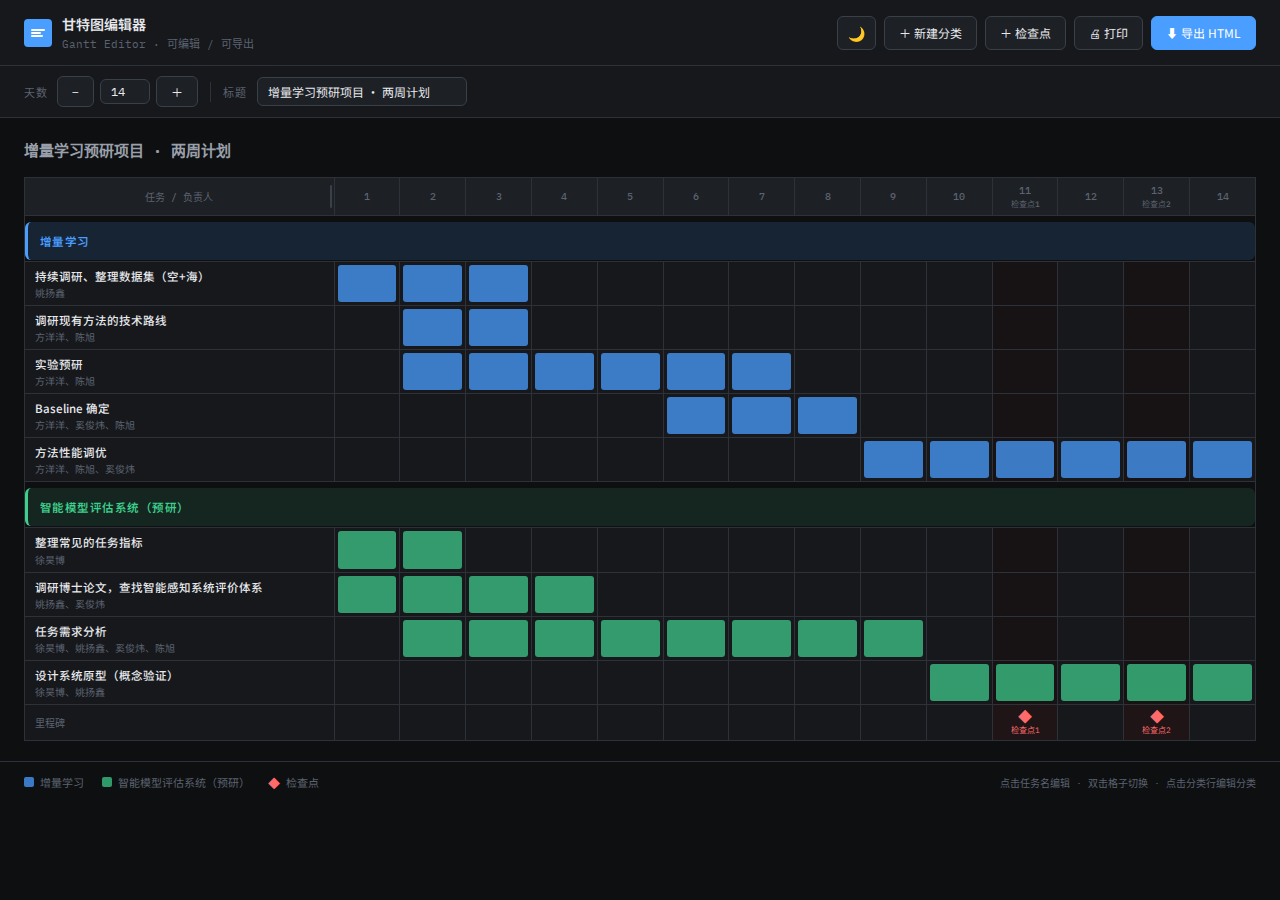
<file: gantt/index.html>
<!DOCTYPE html>
<html lang="zh-CN">
<head>
<meta charset="UTF-8">
<meta name="viewport" content="width=device-width, initial-scale=1.0">
<title>甘特图编辑器</title>
<link href="https://fonts.googleapis.com/css2?family=IBM+Plex+Mono:wght@400;500&family=Noto+Sans+SC:wght@300;400;500;600&display=swap" rel="stylesheet">
<style>
*{box-sizing:border-box;margin:0;padding:0;transition:background-color .2s,border-color .2s,color .2s}
:root{
  --bg:#0e0f11;--surface:#16181c;--surface2:#1d2025;--surface3:#252930;
  --border:#2e3238;--border2:#3a4048;
  --text:#e8eaed;--text2:#9aa0ab;--text3:#5c6370;
  --blue:#4a9eff;--blue-dim:rgba(74,158,255,.15);--blue-bar:rgba(74,158,255,.75);
  --green:#3ecf8e;--green-dim:rgba(62,207,142,.12);--green-bar:rgba(62,207,142,.72);
  --purple:#a07ee8;--purple-dim:rgba(160,126,232,.14);--purple-bar:rgba(160,126,232,.72);
  --amber:#f5a623;--amber-dim:rgba(245,166,35,.13);--amber-bar:rgba(230,148,20,.72);
  --red:#ff6b6b;--red-dim:rgba(255,107,107,.12);--red-bar:rgba(255,107,107,.68);
  --radius:6px;--font:'Noto Sans SC',sans-serif;--mono:'IBM Plex Mono',monospace;
}
html.light{
  --bg:#f4f5f7;--surface:#ffffff;--surface2:#f0f1f3;--surface3:#e4e6ea;
  --border:#dde0e6;--border2:#c8ccd4;
  --text:#1a1d23;--text2:#4a5060;--text3:#8a919e;
  --blue:#1a6fe8;--blue-dim:rgba(26,111,232,.1);--blue-bar:rgba(26,111,232,.72);
  --green:#0f9e68;--green-dim:rgba(15,158,104,.1);--green-bar:rgba(15,158,104,.68);
  --purple:#7044c8;--purple-dim:rgba(112,68,200,.1);--purple-bar:rgba(112,68,200,.68);
  --amber:#b87d0a;--amber-dim:rgba(184,125,10,.1);--amber-bar:rgba(184,125,10,.68);
  --red:#d93535;--red-dim:rgba(217,53,53,.1);--red-bar:rgba(210,50,50,.68);
}
body{background:var(--bg);color:var(--text);font-family:var(--font);font-size:13px;min-height:100vh}
header{display:flex;align-items:center;justify-content:space-between;padding:14px 24px;border-bottom:1px solid var(--border);background:var(--surface)}
.logo{display:flex;align-items:center;gap:10px}
.logo-mark{width:28px;height:28px;background:var(--blue);border-radius:4px;display:grid;place-items:center;flex-shrink:0}
.logo-mark svg{width:16px;height:16px;fill:none;stroke:#fff;stroke-width:2;stroke-linecap:round}
.logo-text{font-size:14px;font-weight:600}
.logo-sub{font-size:11px;color:var(--text3);font-family:var(--mono);margin-top:1px}
.header-actions{display:flex;gap:8px;flex-wrap:wrap}
.btn{padding:6px 14px;border-radius:var(--radius);border:1px solid var(--border2);background:var(--surface2);color:var(--text);cursor:pointer;font-size:12px;font-family:var(--font);white-space:nowrap}
.btn:hover{background:var(--surface3);border-color:var(--blue);color:var(--blue)}
.btn-primary{background:var(--blue);border-color:var(--blue);color:#fff}
.btn-primary:hover{background:#60adff;border-color:#60adff;color:#fff}
.btn-danger{color:var(--red);border-color:transparent;background:transparent}
.btn-danger:hover{background:var(--red-dim);border-color:var(--red)}
.toolbar{display:flex;align-items:center;gap:10px;padding:10px 24px;border-bottom:1px solid var(--border);background:var(--surface);flex-wrap:wrap}
.toolbar-label{font-size:11px;color:var(--text3);font-family:var(--mono);text-transform:uppercase;letter-spacing:.06em;flex-shrink:0}
.days-ctrl{display:flex;align-items:center;gap:6px}
.days-ctrl input{width:50px;padding:4px 6px;background:var(--surface2);border:1px solid var(--border2);border-radius:var(--radius);color:var(--text);font-size:12px;font-family:var(--mono);text-align:center}
.days-ctrl input:focus{outline:none;border-color:var(--blue)}
.sep{width:1px;height:20px;background:var(--border);margin:0 2px;flex-shrink:0}
#title-input{padding:5px 10px;background:var(--surface2);border:1px solid var(--border2);border-radius:var(--radius);color:var(--text);font-size:12px;font-family:var(--font);width:210px}
#title-input:focus{outline:none;border-color:var(--blue)}
main{padding:20px 24px;overflow-x:auto}
#chart-title{font-size:15px;font-weight:600;margin-bottom:14px;color:var(--text2);font-family:var(--mono)}
.section-header{display:flex;align-items:center;gap:10px;padding:8px 12px;border-radius:var(--radius);margin-bottom:1px;margin-top:6px;cursor:pointer;border-left:3px solid transparent}
.section-title{font-size:11.5px;font-weight:600;letter-spacing:.04em;text-transform:uppercase}
.sec-actions{margin-left:auto;display:flex;gap:6px;opacity:0}
.section-header:hover .sec-actions{opacity:1}
.sec-btn{font-size:11px;padding:2px 8px;border-radius:20px;border:1px solid currentColor;background:transparent;cursor:pointer;font-family:var(--font);color:inherit}
.gantt-wrap{overflow-x:auto}
table.gantt{border-collapse:collapse;width:100%;min-width:500px}
table.gantt th,table.gantt td{border:1px solid var(--border);vertical-align:middle}
table.gantt th{background:var(--surface2);color:var(--text3);font-family:var(--mono);font-size:10px;font-weight:500;text-align:center;padding:6px 2px;position:sticky;top:0;z-index:2}
th.day-cp{background:rgba(255,107,107,.08);color:var(--red)}
th.label-th{position:relative;text-align:left;padding:6px 10px;width:var(--label-w,160px);min-width:80px;user-select:none}
.col-resizer{position:absolute;right:0;top:0;bottom:0;width:6px;cursor:col-resize;display:flex;align-items:center;justify-content:center;z-index:3}
.col-resizer::after{content:'';width:2px;height:60%;border-radius:1px;background:var(--border2)}
.col-resizer:hover::after,.col-resizer.dragging::after{background:var(--blue)}
.task-row td{background:var(--surface)}
.task-row:hover td{background:var(--surface2)}
.task-row td.label-cell{width:var(--label-w,160px);min-width:80px;padding:0;overflow:hidden}
.task-inner{display:flex;flex-direction:column;gap:2px;padding:6px 10px;cursor:pointer;min-height:40px;justify-content:center}
.task-name{font-size:11.5px;font-weight:500;color:var(--text);line-height:1.4}
.task-assign{font-size:10px;color:var(--text3);line-height:1.3}
.task-inner:hover .task-name{color:var(--blue)}
td.day-cell{width:34px;min-width:34px;height:36px;padding:3px}
td.cp-col{background:rgba(255,107,107,.04)}
.bar{width:100%;height:100%;border-radius:3px}
.milestone-row td{background:var(--surface);padding:0}
.milestone-row .label-cell{padding:4px 10px;font-size:10px;color:var(--text3);font-family:var(--mono)}
.milestone-row .cp-col{background:rgba(255,107,107,.07)}
.m-diamond{color:var(--red);font-size:14px;line-height:1;text-align:center}
.m-label{font-size:8px;color:var(--red);font-family:var(--mono);margin-top:1px;text-align:center}
.legend{display:flex;align-items:center;gap:18px;padding:12px 24px;border-top:1px solid var(--border);flex-wrap:wrap}
.legend-item{display:flex;align-items:center;gap:6px;font-size:11px;color:var(--text3)}
.ldot{width:10px;height:10px;border-radius:2px;flex-shrink:0}
.overlay{position:fixed;inset:0;background:rgba(0,0,0,.6);z-index:100;display:none;place-items:center}
.overlay.open{display:grid}
.modal{background:var(--surface);border:1px solid var(--border2);border-radius:10px;padding:22px;width:460px;max-width:95vw}
.modal h2{font-size:15px;font-weight:600;margin-bottom:18px}
.field{margin-bottom:13px}
.field label{display:block;font-size:11px;color:var(--text3);margin-bottom:5px;font-family:var(--mono);text-transform:uppercase;letter-spacing:.05em}
.field input,.field select{width:100%;padding:8px 10px;background:var(--surface2);border:1px solid var(--border2);border-radius:var(--radius);color:var(--text);font-size:12px;font-family:var(--font)}
.field input:focus,.field select:focus{outline:none;border-color:var(--blue)}
.field select option{background:var(--surface2)}
.field-row{display:grid;grid-template-columns:1fr 1fr;gap:10px}
.modal-footer{display:flex;justify-content:space-between;align-items:center;margin-top:18px;padding-top:14px;border-top:1px solid var(--border)}
.swatches{display:flex;gap:10px;flex-wrap:wrap}
.swatch{width:28px;height:28px;border-radius:50%;cursor:pointer;border:2px solid transparent;flex-shrink:0}
.swatch:hover{transform:scale(1.1)}
.swatch.sel{border-color:var(--text);transform:scale(1.18)}
.toast{position:fixed;bottom:24px;right:24px;background:var(--surface3);border:1px solid var(--border2);border-radius:var(--radius);padding:10px 16px;font-size:12px;color:var(--text);z-index:200;transform:translateY(20px);opacity:0;pointer-events:none}
.toast.show{transform:translateY(0);opacity:1}
@media print{
  header,.toolbar,.sec-actions,.legend,button{display:none!important}
  body{background:#fff;color:#111}
  :root,html.light{--bg:#fff;--surface:#fff;--surface2:#f5f5f5;--border:#ddd;--text:#111;--text2:#555;--text3:#888}
  main{padding:10px}
}
</style>
</head>
<body>

<header>
  <div class="logo">
    <div class="logo-mark">
      <svg viewBox="0 0 16 16"><line x1="2" y1="5" x2="14" y2="5"/><line x1="2" y1="8" x2="10" y2="8"/><line x1="2" y1="11" x2="12" y2="11"/></svg>
    </div>
    <div>
      <div class="logo-text">甘特图编辑器</div>
      <div class="logo-sub">Gantt Editor · 可编辑 / 可导出</div>
    </div>
  </div>
  <div class="header-actions">
    <button class="btn" id="theme-btn" onclick="toggleTheme()" style="font-size:14px;padding:6px 10px">🌙</button>
    <button class="btn" onclick="openSecModal('new')">＋ 新建分类</button>
    <button class="btn" onclick="addCheckpoint()">＋ 检查点</button>
    <button class="btn" onclick="window.print()">🖨 打印</button>
    <button class="btn btn-primary" onclick="exportHTML()">⬇ 导出 HTML</button>
  </div>
</header>

<div class="toolbar">
  <span class="toolbar-label">天数</span>
  <div class="days-ctrl">
    <button class="btn" onclick="changeDays(-1)">−</button>
    <input type="number" id="totalDays" value="14" min="5" max="60" onchange="rebuild()">
    <button class="btn" onclick="changeDays(1)">＋</button>
  </div>
  <div class="sep"></div>
  <span class="toolbar-label">标题</span>
  <input id="title-input" value="增量学习预研项目 · 两周计划" onchange="updateTitle()">
</div>

<main>
  <div id="chart-title">增量学习预研项目 · 两周计划</div>
  <div id="gantt-container"></div>
</main>

<div class="legend" id="legend"></div>

<!-- Task Modal -->
<div class="overlay" id="task-ov" onclick="closeModal('task-ov',event)">
  <div class="modal" onclick="event.stopPropagation()">
    <h2 id="task-modal-h">编辑任务</h2>
    <div class="field"><label>任务名称</label><input type="text" id="e-name"></div>
    <div class="field"><label>负责人（逗号分隔）</label><input type="text" id="e-assign"></div>
    <div class="field-row">
      <div class="field"><label>开始（第 N 天）</label><input type="number" id="e-start" min="1"></div>
      <div class="field"><label>结束（第 N 天）</label><input type="number" id="e-end" min="1"></div>
    </div>
    <div class="field"><label>所属分类</label><select id="e-cat"></select></div>
    <div class="modal-footer">
      <button class="btn btn-danger" onclick="deleteTask()">删除任务</button>
      <div style="display:flex;gap:8px">
        <button class="btn" onclick="closeModal('task-ov')">取消</button>
        <button class="btn btn-primary" onclick="saveTask()">保存</button>
      </div>
    </div>
  </div>
</div>

<!-- Section Modal -->
<div class="overlay" id="sec-ov" onclick="closeModal('sec-ov',event)">
  <div class="modal" onclick="event.stopPropagation()" style="width:400px">
    <h2 id="sec-modal-h">新建分类</h2>
    <div class="field"><label>分类名称</label><input type="text" id="sec-name" placeholder="例如：增量学习"></div>
    <div class="field"><label>颜色</label><div class="swatches" id="swatches"></div></div>
    <div class="modal-footer">
      <button class="btn btn-danger" id="sec-del-btn" onclick="deleteSection()">删除分类</button>
      <div style="display:flex;gap:8px">
        <button class="btn" onclick="closeModal('sec-ov')">取消</button>
        <button class="btn btn-primary" onclick="saveSection()">保存</button>
      </div>
    </div>
  </div>
</div>

<!-- Checkpoint Modal -->
<div class="overlay" id="cp-ov" onclick="closeModal('cp-ov',event)">
  <div class="modal" onclick="event.stopPropagation()" style="width:360px">
    <h2>检查点</h2>
    <div class="field"><label>名称</label><input type="text" id="cp-name"></div>
    <div class="field"><label>第几天</label><input type="number" id="cp-day" min="1"></div>
    <div class="modal-footer">
      <button class="btn btn-danger" onclick="deleteCheckpoint()">删除</button>
      <div style="display:flex;gap:8px">
        <button class="btn" onclick="closeModal('cp-ov')">取消</button>
        <button class="btn btn-primary" onclick="saveCp()">保存</button>
      </div>
    </div>
  </div>
</div>

<div class="toast" id="toast"></div>

<script>
// ── DATA ──
let totalDays = 14;
const COLORS = ['blue','green','purple','amber','red'];
const COLOR_HEX_DARK  = {blue:'#4a9eff',green:'#3ecf8e',purple:'#a07ee8',amber:'#f5a623',red:'#ff6b6b'};
const COLOR_HEX_LIGHT = {blue:'#1a6fe8',green:'#0f9e68',purple:'#7044c8',amber:'#b87d0a',red:'#d93535'};
const COLOR_DIM_DARK  = {blue:'rgba(74,158,255,.15)',green:'rgba(62,207,142,.12)',purple:'rgba(160,126,232,.14)',amber:'rgba(245,166,35,.13)',red:'rgba(255,107,107,.12)'};
const COLOR_DIM_LIGHT = {blue:'rgba(26,111,232,.1)',green:'rgba(15,158,104,.1)',purple:'rgba(112,68,200,.1)',amber:'rgba(184,125,10,.1)',red:'rgba(217,53,53,.1)'};
const COLOR_BAR_DARK  = {blue:'rgba(74,158,255,.75)',green:'rgba(62,207,142,.72)',purple:'rgba(160,126,232,.72)',amber:'rgba(230,148,20,.72)',red:'rgba(255,107,107,.68)'};
const COLOR_BAR_LIGHT = {blue:'rgba(26,111,232,.72)',green:'rgba(15,158,104,.68)',purple:'rgba(112,68,200,.68)',amber:'rgba(184,125,10,.68)',red:'rgba(210,50,50,.68)'};

function getAccent(c){ return isLight ? COLOR_HEX_LIGHT[c]  : COLOR_HEX_DARK[c];  }
function getDim(c)   { return isLight ? COLOR_DIM_LIGHT[c]  : COLOR_DIM_DARK[c];  }
function getBar(c)   { return isLight ? COLOR_BAR_LIGHT[c]  : COLOR_BAR_DARK[c];  }

let sections = [
  {id:1, label:'增量学习', color:'blue'},
  {id:2, label:'智能模型评估系统（预研）', color:'green'},
];

let tasks = [
  {id:10,catId:1,name:'持续调研、整理数据集（空+海）',assign:'姚扬鑫',start:1,end:3},
  {id:11,catId:1,name:'调研现有方法的技术路线',assign:'方洋洋、陈旭',start:2,end:3},
  {id:12,catId:1,name:'实验预研',assign:'方洋洋、陈旭',start:2,end:7},
  {id:13,catId:1,name:'Baseline 确定',assign:'方洋洋、奚俊炜、陈旭',start:6,end:8},
  {id:14,catId:1,name:'方法性能调优',assign:'方洋洋、陈旭、奚俊炜',start:9,end:14},
  {id:20,catId:2,name:'整理常见的任务指标',assign:'徐昊博',start:1,end:2},
  {id:21,catId:2,name:'调研博士论文，查找智能感知系统评价体系',assign:'姚扬鑫、奚俊炜',start:1,end:4},
  {id:22,catId:2,name:'任务需求分析',assign:'徐昊博、姚扬鑫、奚俊炜、陈旭',start:2,end:9},
  {id:23,catId:2,name:'设计系统原型（概念验证）',assign:'徐昊博、姚扬鑫',start:10,end:14},
];

let checkpoints = [
  {id:101,name:'检查点1',day:11},
  {id:102,name:'检查点2',day:13},
];

let nextId = 300;
let editingTaskId = null;
let editingSecId  = null;
let editingCpId   = null;
let selectedColor = 'blue';

// ── RENDER ──
function cpDays(){ return checkpoints.map(c=>c.day); }

function rebuild(){
  totalDays = parseInt(document.getElementById('totalDays').value)||14;
  render();
}
function updateTitle(){
  document.getElementById('chart-title').textContent = document.getElementById('title-input').value;
}
function esc(s){ return String(s||'').replace(/&/g,'&amp;').replace(/</g,'&lt;').replace(/>/g,'&gt;'); }

function render(){
  const cpd = cpDays();
  let th = '<th class="label-th"><span>任务 / 负责人</span><div class="col-resizer" id="col-resizer" onmousedown="startResize(event)"></div></th>';
  for(let d=1;d<=totalDays;d++){
    const cp = checkpoints.find(c=>c.day===d);
    if(cp){
      th += `<th class="day-cp" onclick="openCpModal(${cp.id})" style="cursor:pointer">${d}<div style="font-size:8px;margin-top:1px">${esc(cp.name)}</div></th>`;
    } else {
      th += `<th>${d}</th>`;
    }
  }

  let html = `<div class="gantt-wrap"><table class="gantt"><thead><tr>${th}</tr></thead><tbody>`;

  sections.forEach(sec=>{
    const a = getAccent(sec.color), dim = getDim(sec.color), bar = getBar(sec.color);
    html += `<tr><td colspan="${totalDays+1}" style="padding:0">
      <div class="section-header" style="background:${dim};border-left-color:${a}" onclick="openSecModal(${sec.id})">
        <span class="section-title" style="color:${a}">${esc(sec.label)}</span>
        <div class="sec-actions">
          <button class="sec-btn" style="color:${a}" onclick="event.stopPropagation();openSecModal(${sec.id})">编辑</button>
          <button class="sec-btn" style="color:${a}" onclick="event.stopPropagation();addTask(${sec.id})">＋ 任务</button>
        </div>
      </div>
    </td></tr>`;

    tasks.filter(t=>t.catId===sec.id).forEach(t=>{
      html += `<tr class="task-row"><td class="label-cell">
        <div class="task-inner" onclick="openTaskModal(${t.id})">
          <div class="task-name">${esc(t.name)}</div>
          <div class="task-assign">${esc(t.assign)}</div>
        </div>
      </td>`;
      for(let d=1;d<=totalDays;d++){
        const isCp = cpd.includes(d);
        const cls = 'day-cell'+(isCp?' cp-col':'');
        const active = d>=t.start && d<=t.end;
        html += `<td class="${cls}" ondblclick="toggleBar(${t.id},${d})">
          ${active?`<div class="bar" style="background:${bar}"></div>`:''}
        </td>`;
      }
      html += '</tr>';
    });
  });

  // Milestone row
  html += `<tr class="milestone-row"><td class="label-cell" style="padding:4px 10px;font-size:10px;color:var(--text3);font-family:var(--mono)">里程碑</td>`;
  for(let d=1;d<=totalDays;d++){
    const cp = checkpoints.find(c=>c.day===d);
    const cls = 'day-cell'+(cp?' cp-col':'');
    html += `<td class="${cls}" ${cp?`onclick="openCpModal(${cp.id})" style="cursor:pointer"`:''}>${cp?`<div class="m-diamond">◆</div><div class="m-label">${esc(cp.name)}</div>`:''}</td>`;
  }
  html += '</tr></tbody></table></div>';
  document.getElementById('gantt-container').innerHTML = html;

  // Legend
  let leg = sections.map(s=>`<div class="legend-item"><div class="ldot" style="background:${getBar(s.color)}"></div>${esc(s.label)}</div>`).join('');
  leg += `<div class="legend-item"><span style="color:var(--red);font-size:12px">◆</span>检查点</div>`;
  leg += `<div style="margin-left:auto;font-size:10px;color:var(--text3);font-family:var(--mono)">点击任务名编辑 · 双击格子切换 · 点击分类行编辑分类</div>`;
  document.getElementById('legend').innerHTML = leg;
}

// ── BAR TOGGLE ──
function toggleBar(id,day){
  const t = tasks.find(t=>t.id===id); if(!t) return;
  if(day>=t.start && day<=t.end){
    if(day===t.start&&day===t.end){t.start=day+1;t.end=day;}
    else if(day===t.start) t.start=day+1;
    else if(day===t.end) t.end=day-1;
    else t.end=day-1;
  } else {
    if(day<t.start) t.start=day;
    if(day>t.end) t.end=day;
    if(t.start>t.end) t.end=t.start;
  }
  render();
}

// ── MODAL HELPERS ──
function closeModal(id,e){
  if(!e||e.target===document.getElementById(id))
    document.getElementById(id).classList.remove('open');
}
function openOv(id){ document.getElementById(id).classList.add('open'); }

// ── TASK MODAL ──
function openTaskModal(id){
  editingTaskId=id;
  const t=tasks.find(t=>t.id===id);
  document.getElementById('task-modal-h').textContent='编辑任务';
  document.getElementById('e-name').value=t.name;
  document.getElementById('e-assign').value=t.assign;
  document.getElementById('e-start').value=t.start;
  document.getElementById('e-end').value=t.end;
  const sel=document.getElementById('e-cat');
  sel.innerHTML=sections.map(s=>`<option value="${s.id}">${esc(s.label)}</option>`).join('');
  sel.value=t.catId;
  openOv('task-ov');
}
function saveTask(){
  const t=tasks.find(t=>t.id===editingTaskId);
  t.name=document.getElementById('e-name').value.trim()||t.name;
  t.assign=document.getElementById('e-assign').value.trim();
  t.start=parseInt(document.getElementById('e-start').value)||t.start;
  t.end=parseInt(document.getElementById('e-end').value)||t.end;
  if(t.start>t.end) t.end=t.start;
  t.catId=parseInt(document.getElementById('e-cat').value);
  closeModal('task-ov'); render(); toast('任务已保存');
}
function deleteTask(){
  if(!confirm('确认删除这条任务？')) return;
  tasks=tasks.filter(t=>t.id!==editingTaskId);
  closeModal('task-ov'); render(); toast('已删除');
}
function addTask(catId){
  const id=nextId++;
  tasks.push({id,catId,name:'新任务',assign:'待分配',start:1,end:3});
  render(); openTaskModal(id);
}

// ── SECTION MODAL ──
function buildSwatches(cur){
  document.getElementById('swatches').innerHTML=COLORS.map(c=>{
    const hex=isLight?COLOR_HEX_LIGHT[c]:COLOR_HEX_DARK[c];
    return `<div class="swatch${c===cur?' sel':''}" data-c="${c}" style="background:${hex};border-color:${c===cur?'var(--text)':'transparent'}" onclick="pickColor('${c}')"></div>`;
  }).join('');
  selectedColor=cur;
}
function pickColor(c){
  selectedColor=c;
  document.querySelectorAll('.swatch').forEach(s=>{
    const isSel=s.dataset.c===c;
    s.classList.toggle('sel',isSel);
    s.style.borderColor=isSel?'var(--text)':'transparent';
  });
}
function openSecModal(id){
  editingSecId=id;
  const isNew=id==='new';
  document.getElementById('sec-modal-h').textContent=isNew?'新建分类':'编辑分类';
  document.getElementById('sec-del-btn').style.display=isNew?'none':'';
  const sec=isNew?null:sections.find(s=>s.id===id);
  document.getElementById('sec-name').value=sec?sec.label:'';
  buildSwatches(sec?sec.color:'blue');
  openOv('sec-ov');
  setTimeout(()=>document.getElementById('sec-name').focus(),60);
}
function saveSection(){
  const name=document.getElementById('sec-name').value.trim();
  if(!name){ document.getElementById('sec-name').focus(); return; }
  if(editingSecId==='new'){
    sections.push({id:nextId++,label:name,color:selectedColor});
    toast('分类已创建');
  } else {
    const s=sections.find(s=>s.id===editingSecId);
    s.label=name; s.color=selectedColor;
    toast('分类已更新');
  }
  closeModal('sec-ov'); render();
}
function deleteSection(){
  const n=tasks.filter(t=>t.catId===editingSecId).length;
  if(!confirm(n?`该分类下有 ${n} 条任务，删除后一并移除。确认？`:'确认删除此分类？')) return;
  tasks=tasks.filter(t=>t.catId!==editingSecId);
  sections=sections.filter(s=>s.id!==editingSecId);
  closeModal('sec-ov'); render(); toast('分类已删除');
}

// ── CHECKPOINT ──
function addCheckpoint(){
  editingCpId='new';
  document.getElementById('cp-name').value='检查点'+(checkpoints.length+1);
  document.getElementById('cp-day').value=totalDays;
  openOv('cp-ov');
}
function openCpModal(id){
  editingCpId=id;
  const cp=checkpoints.find(c=>c.id===id);
  document.getElementById('cp-name').value=cp.name;
  document.getElementById('cp-day').value=cp.day;
  openOv('cp-ov');
}
function saveCp(){
  const name=document.getElementById('cp-name').value.trim()||'检查点';
  const day=parseInt(document.getElementById('cp-day').value)||1;
  if(editingCpId==='new') checkpoints.push({id:nextId++,name,day});
  else { const cp=checkpoints.find(c=>c.id===editingCpId); cp.name=name; cp.day=day; }
  closeModal('cp-ov'); render(); toast('检查点已更新');
}
function deleteCheckpoint(){
  if(!confirm('删除此检查点？')) return;
  checkpoints=checkpoints.filter(c=>c.id!==editingCpId);
  closeModal('cp-ov'); render(); toast('已删除');
}

// ── DAYS ──
function changeDays(d){
  const el=document.getElementById('totalDays');
  el.value=Math.max(5,Math.min(60,parseInt(el.value)+d));
  rebuild();
}

// ── EXPORT ──
function exportHTML(){
  const blob=new Blob([document.documentElement.outerHTML],{type:'text/html'});
  const a=document.createElement('a'); a.href=URL.createObjectURL(blob); a.download='gantt.html'; a.click();
  toast('已导出 gantt.html');
}

// ── TOAST ──
function toast(msg){
  const el=document.getElementById('toast');
  el.textContent=msg; el.classList.add('show');
  clearTimeout(toast._t); toast._t=setTimeout(()=>el.classList.remove('show'),2200);
}

// ── THEME ──
let isLight=false;
function toggleTheme(){
  isLight=!isLight;
  document.documentElement.classList.toggle('light',isLight);
  document.getElementById('theme-btn').textContent=isLight?'🌑':'🌙';
  try{ localStorage.setItem('gantt-theme',isLight?'light':'dark'); }catch(e){}
  render();
}
(function(){
  try{
    if(localStorage.getItem('gantt-theme')==='light'){
      isLight=true; document.documentElement.classList.add('light');
      window.addEventListener('DOMContentLoaded',()=>{ const b=document.getElementById('theme-btn'); if(b) b.textContent='🌑'; });
    }
  }catch(e){}
})();

// ── COLUMN RESIZE ──
let labelW=160;
document.documentElement.style.setProperty('--label-w',labelW+'px');
function startResize(e){
  e.preventDefault(); e.stopPropagation();
  const sx=e.clientX, sw=labelW;
  const h=document.getElementById('col-resizer');
  if(h) h.classList.add('dragging');
  document.body.style.cursor='col-resize'; document.body.style.userSelect='none';
  function mv(e){ labelW=Math.max(80,Math.min(400,sw+e.clientX-sx)); document.documentElement.style.setProperty('--label-w',labelW+'px'); }
  function up(){ if(h) h.classList.remove('dragging'); document.body.style.cursor=''; document.body.style.userSelect=''; window.removeEventListener('mousemove',mv); window.removeEventListener('mouseup',up); }
  window.addEventListener('mousemove',mv); window.addEventListener('mouseup',up);
}

// ── KEYBOARD ──
document.addEventListener('keydown',e=>{
  if(e.key==='Escape') ['task-ov','sec-ov','cp-ov'].forEach(id=>document.getElementById(id).classList.remove('open'));
  if(e.key==='Enter'){
    if(document.getElementById('task-ov').classList.contains('open')) saveTask();
    else if(document.getElementById('sec-ov').classList.contains('open')) saveSection();
    else if(document.getElementById('cp-ov').classList.contains('open')) saveCp();
  }
});

render();
</script>
</body>
</html>
</file>
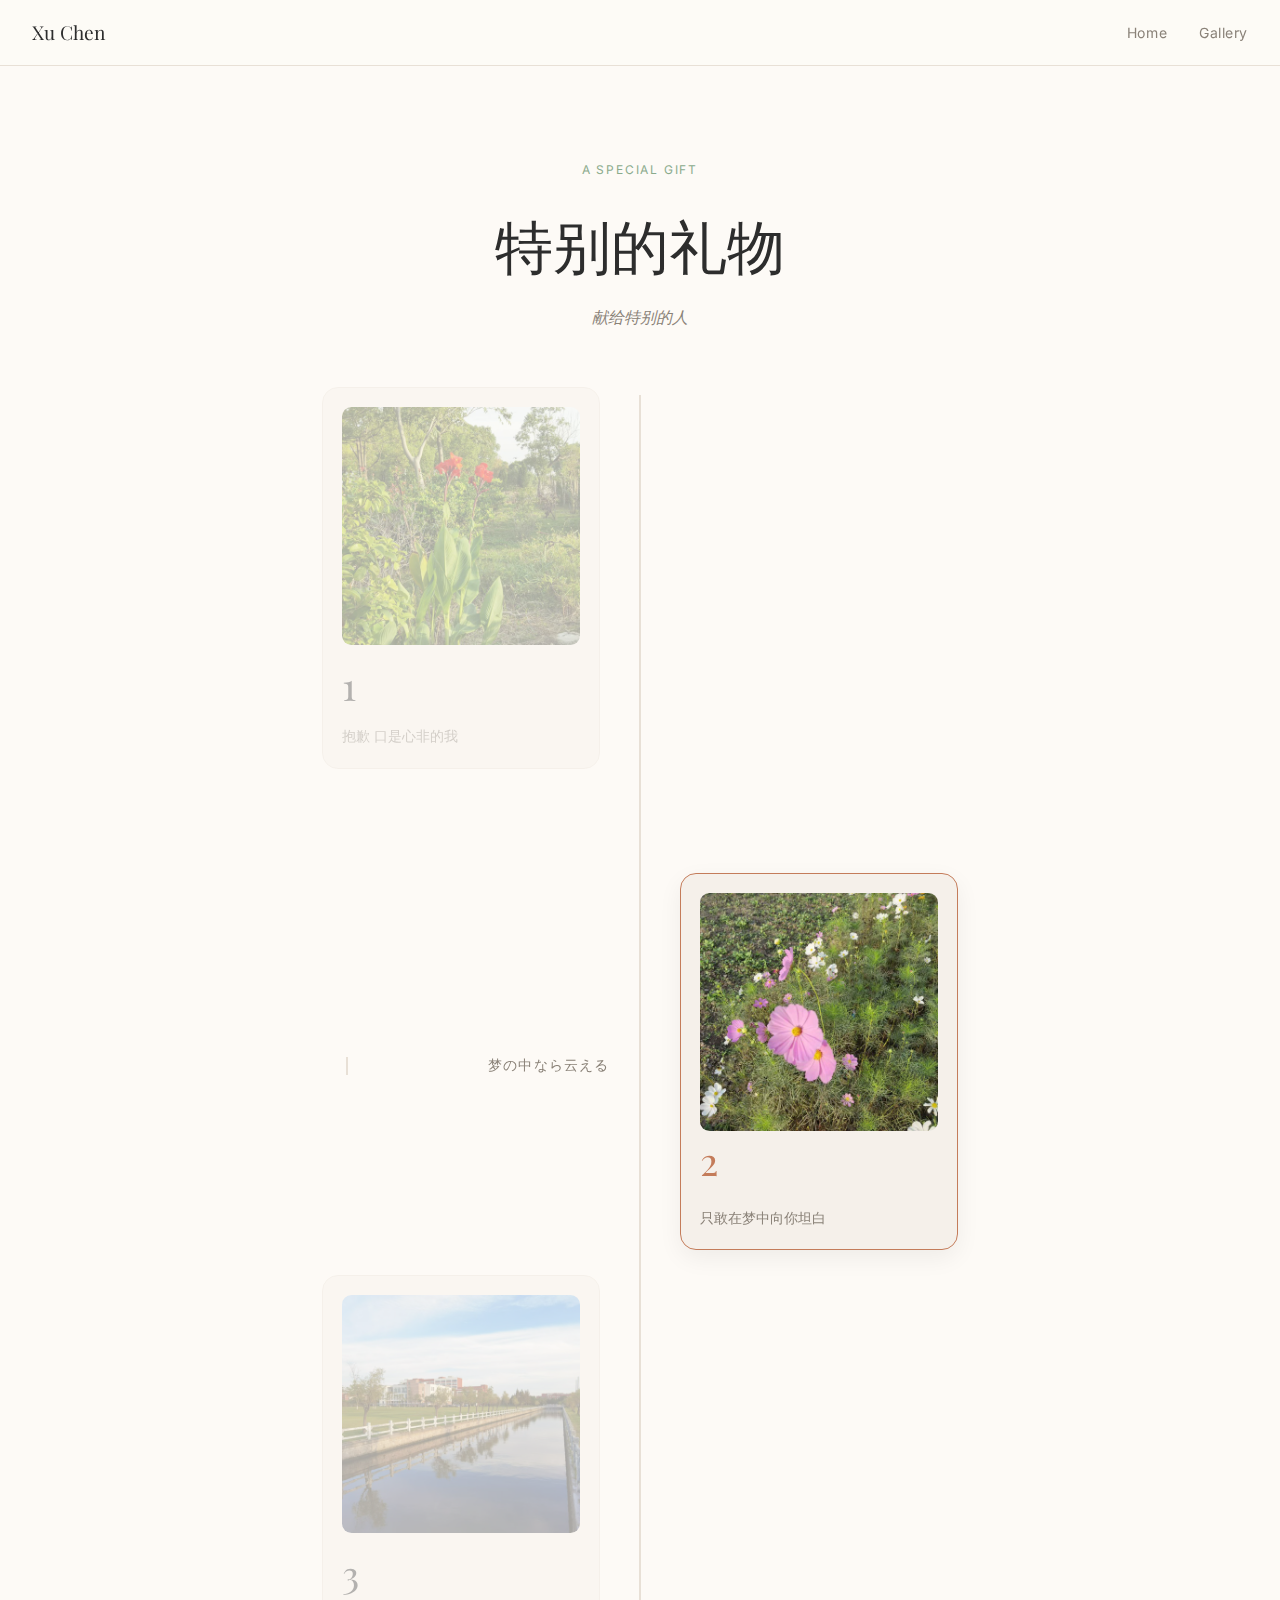
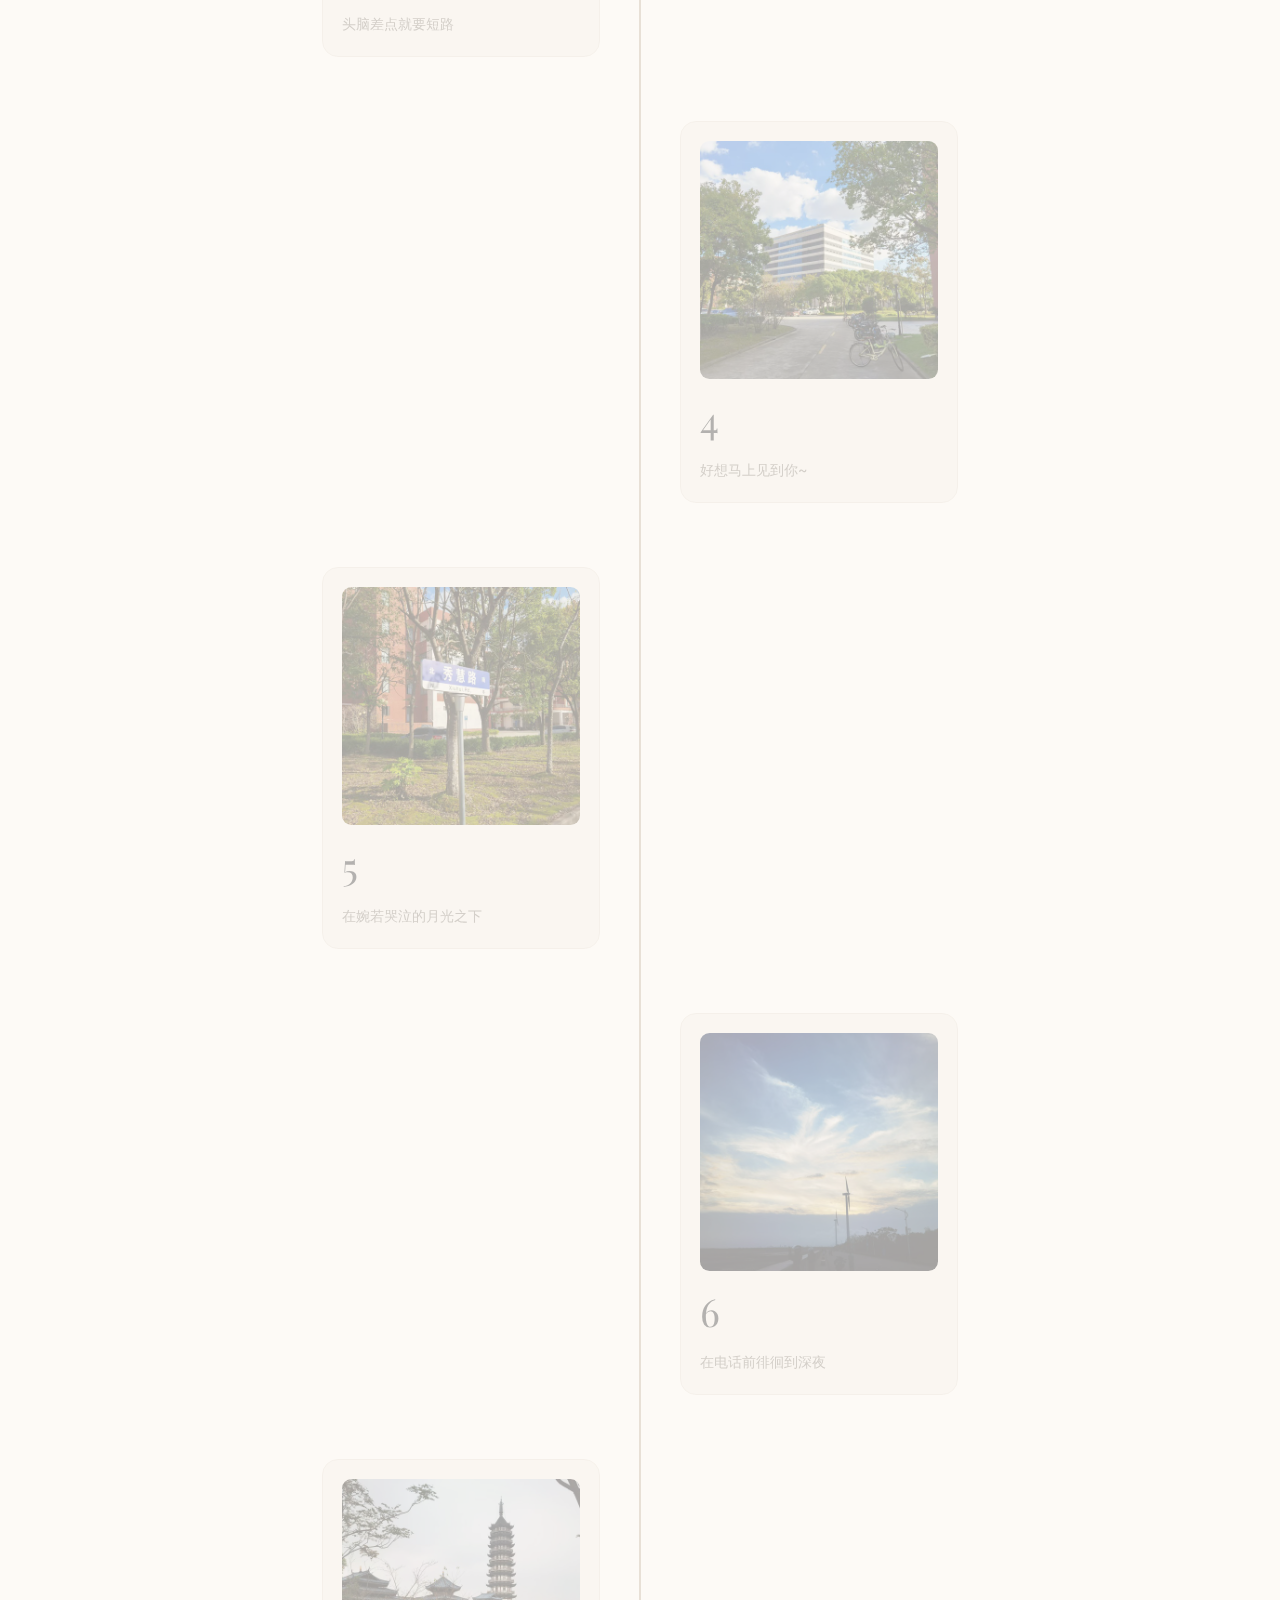
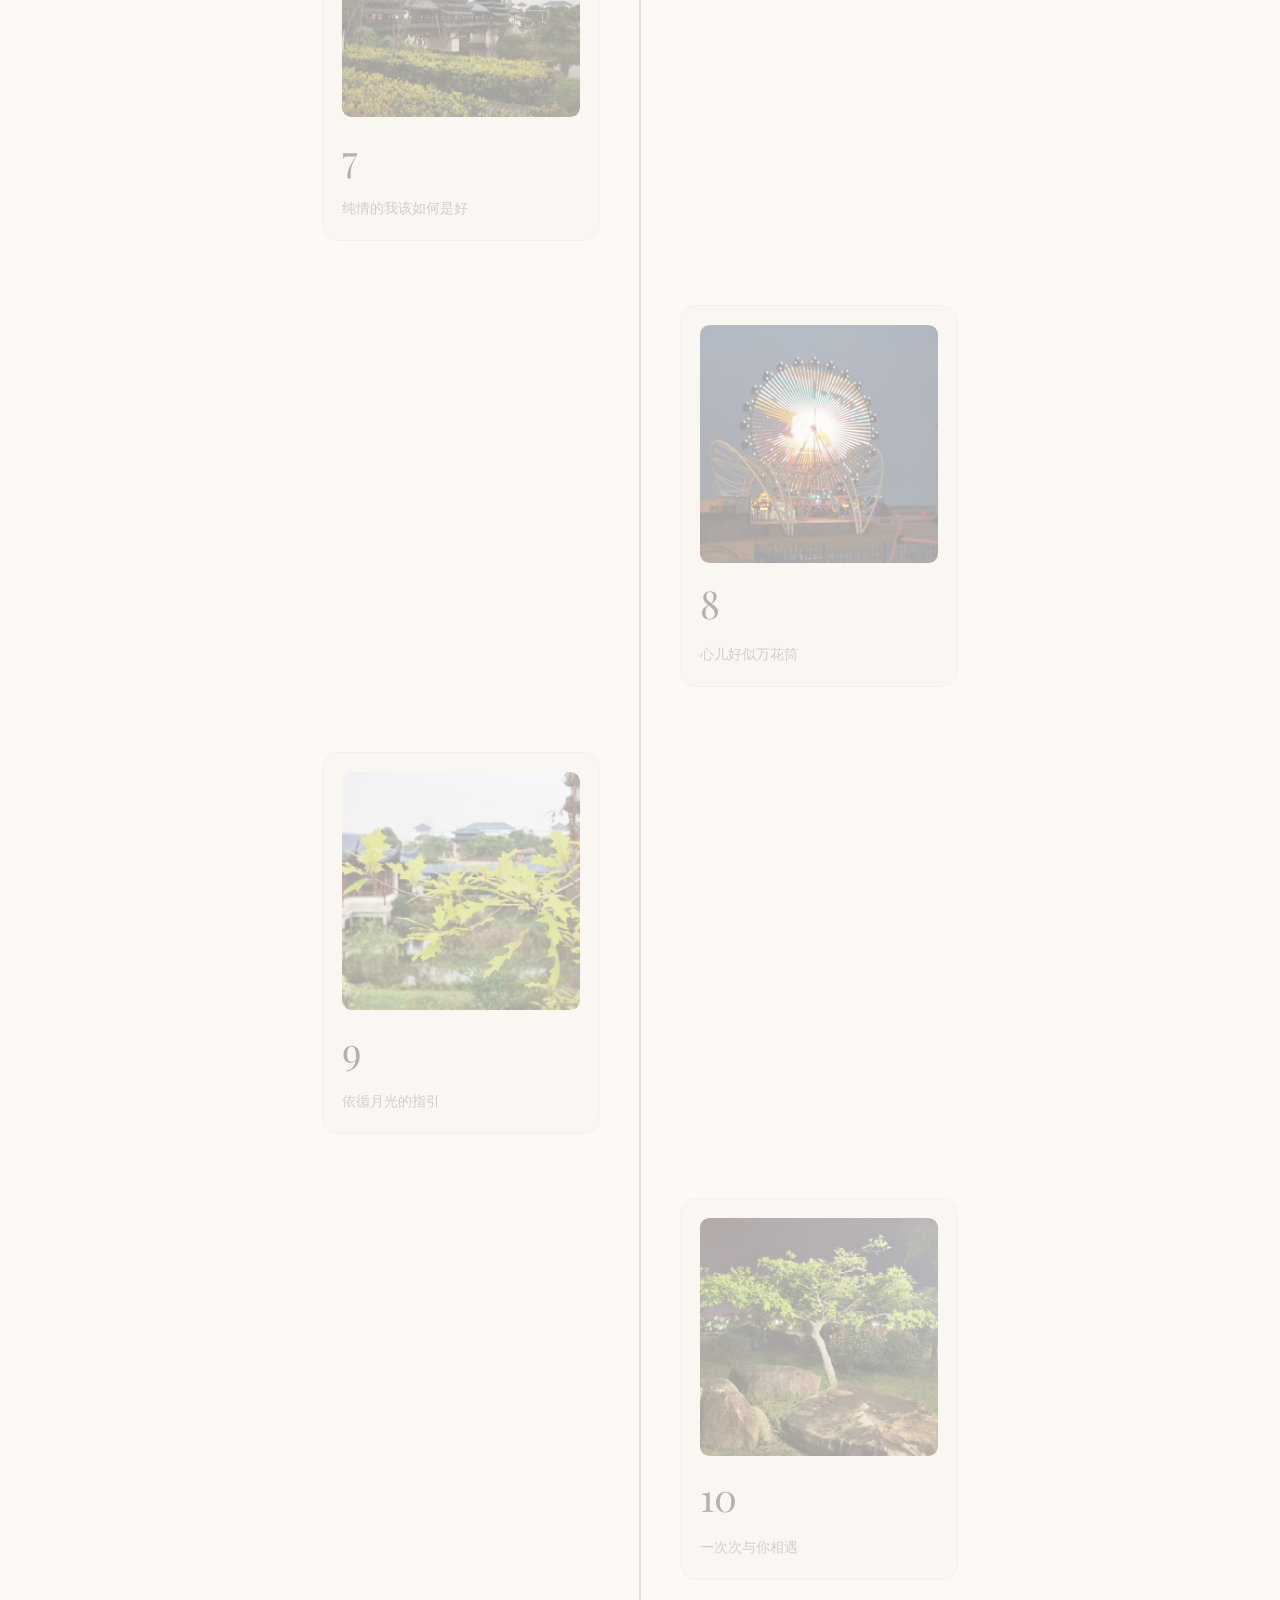
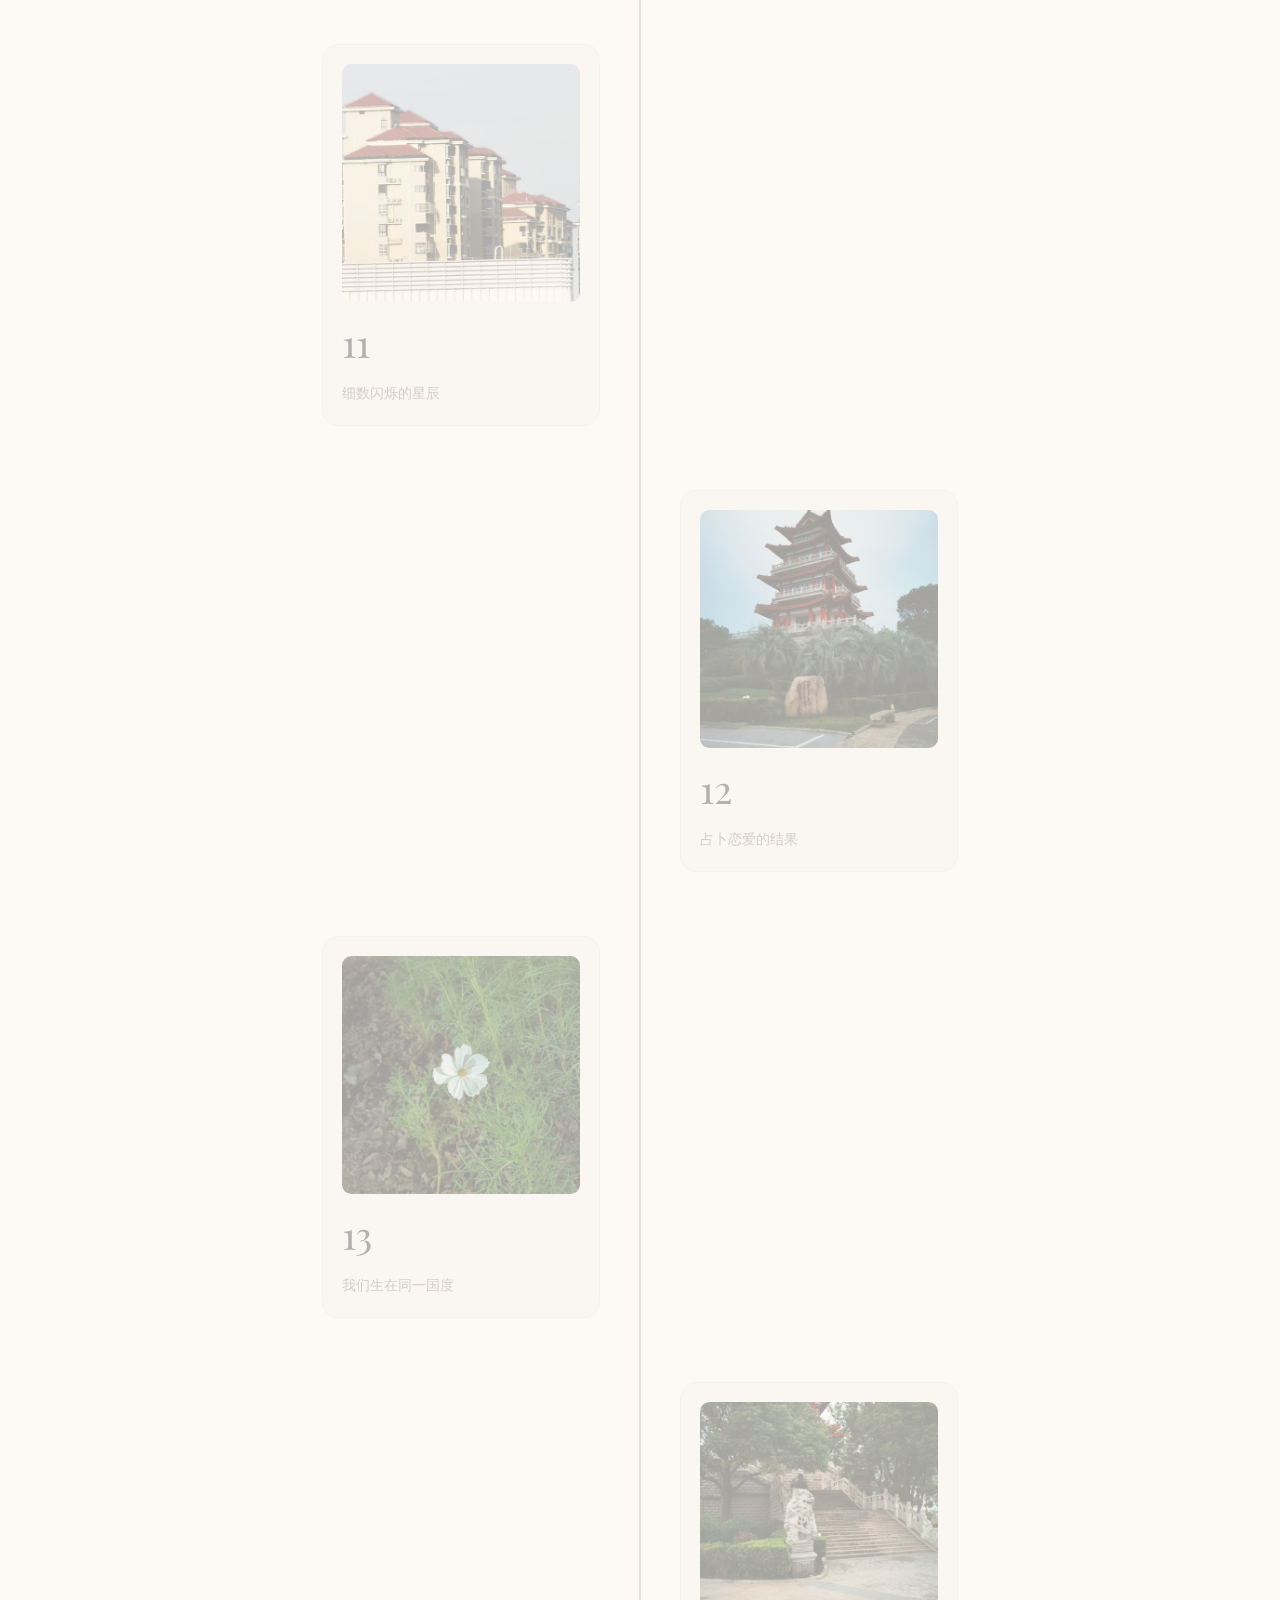
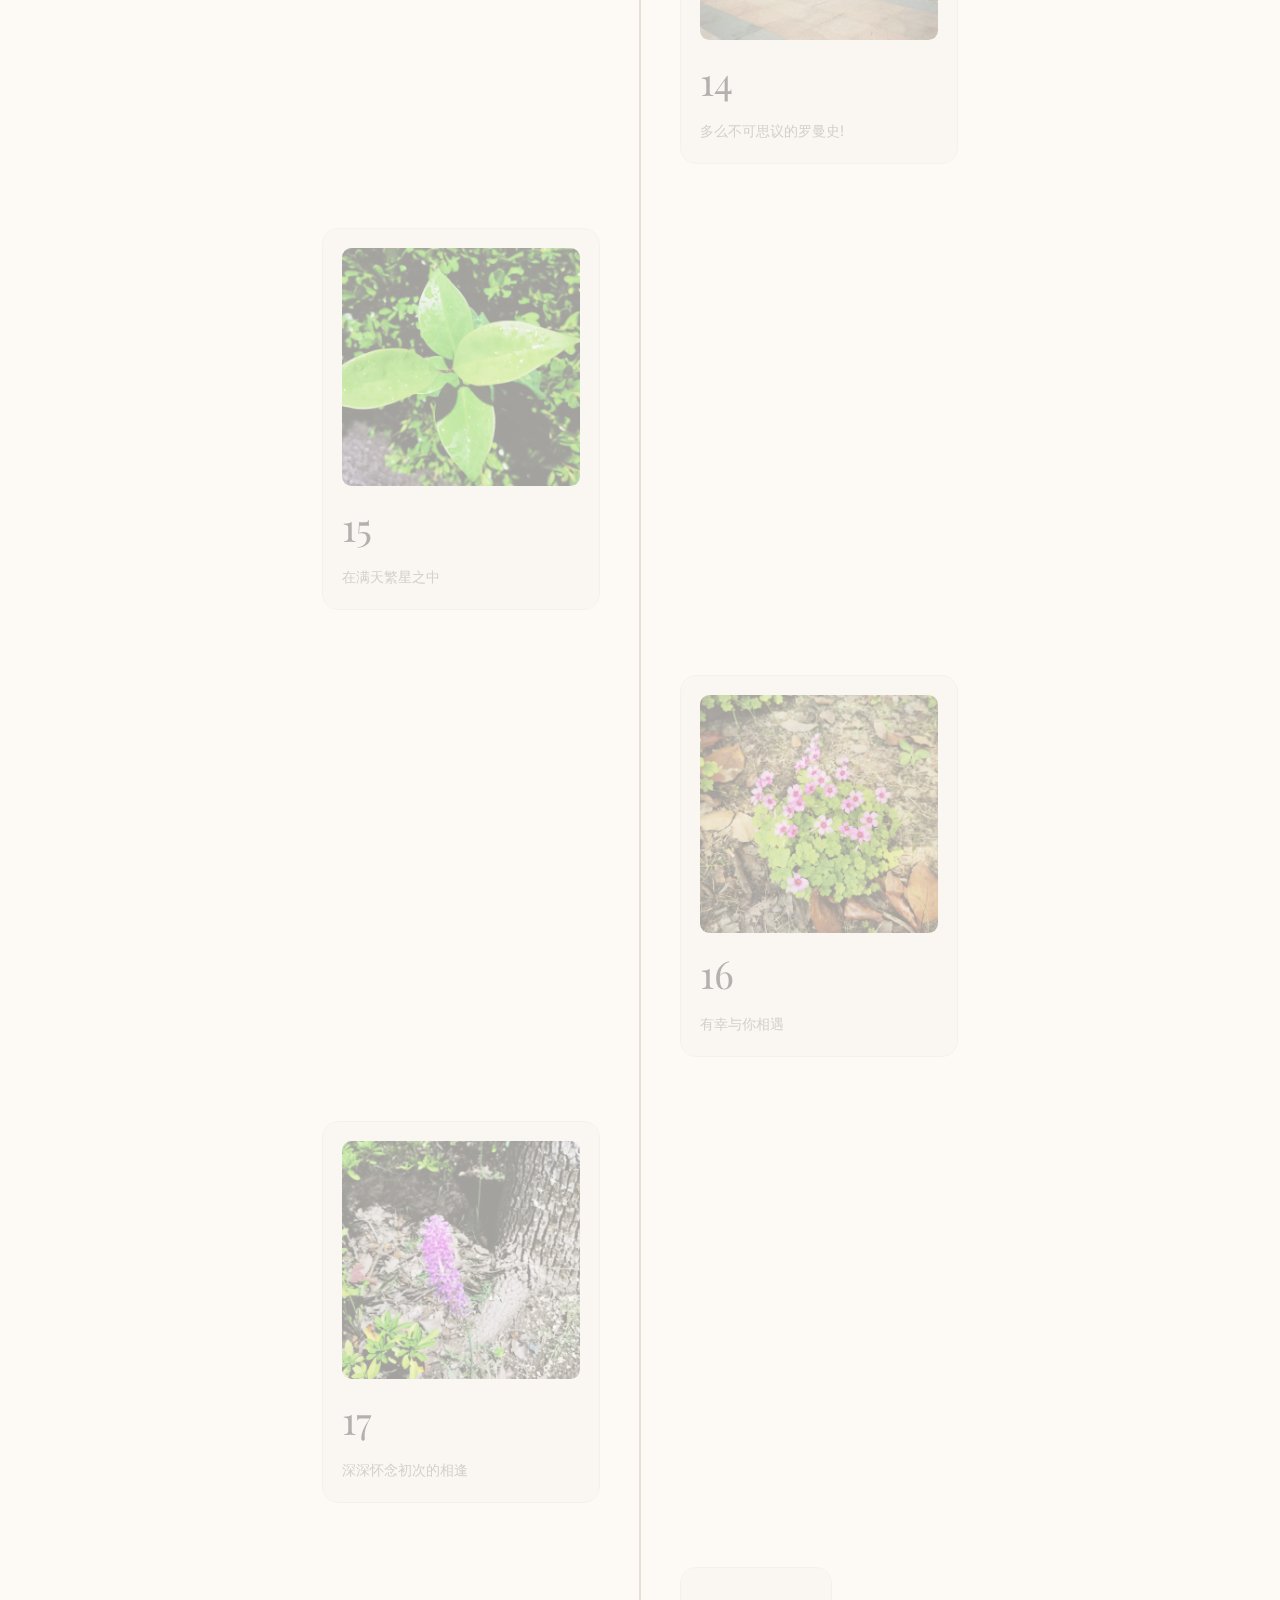
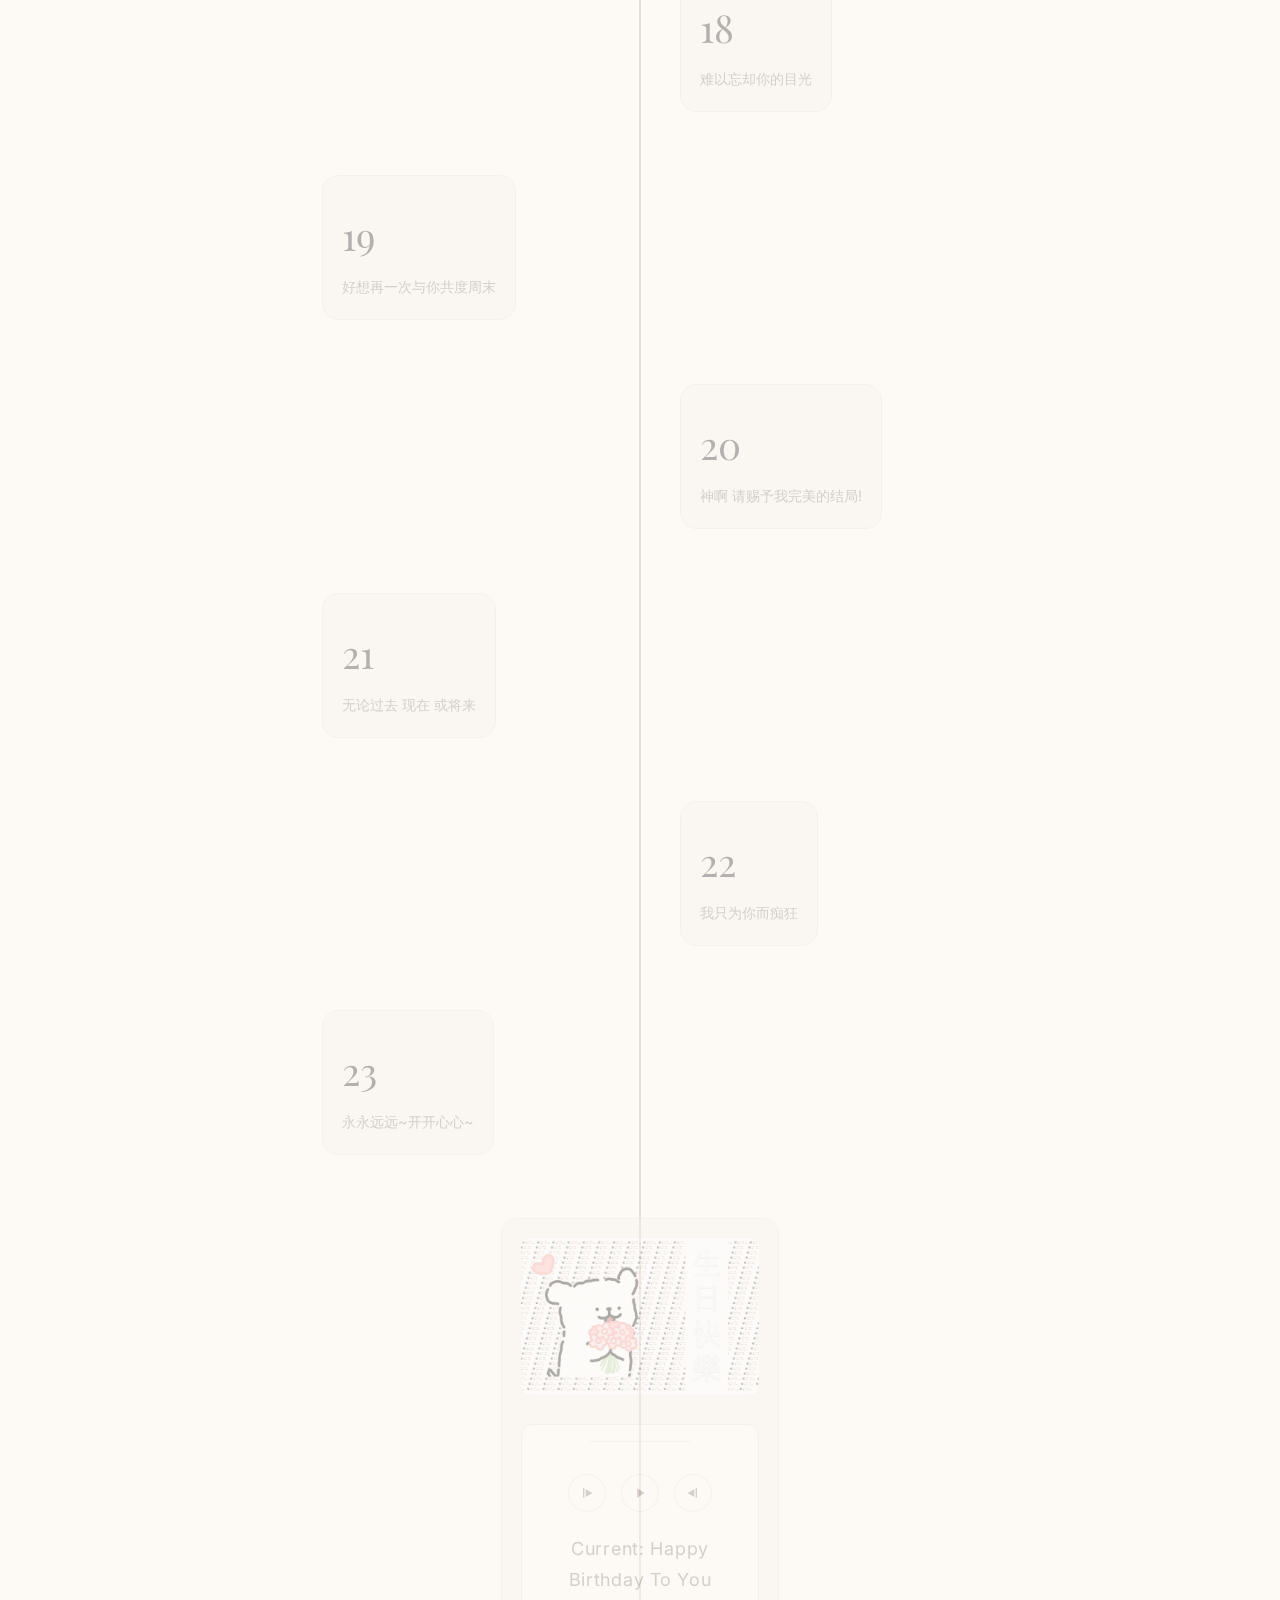
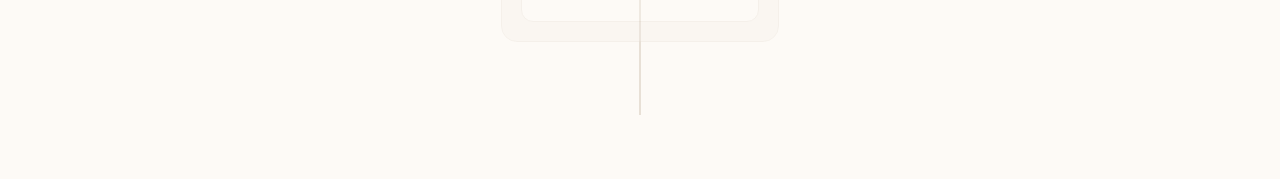
<file: honey/index.html>
<!doctype html>
<html lang="zh">
<head>
  <meta charset="UTF-8" />
  <meta name="viewport" content="width=device-width, initial-scale=1.0" />
  <title>Happy Birthday</title>
  <link rel="stylesheet" href="./index.css" />
  <link rel="shortcut icon" href="./asserts/favicon.ico" />
  <link href="https://fonts.googleapis.com/css2?family=Playfair+Display:ital,wght@0,400;0,600;1,400&family=Inter:wght@300;400;500&display=swap" rel="stylesheet" />
</head>
<body>

  <nav>
    <a href="/" class="nav-logo">Xu Chen</a>
    <ul class="nav-links">
      <li><a href="/">Home</a></li>
      <li><a href="/gallery/">Gallery</a></li>
    </ul>
  </nav>

  <div class="shell" id="shell">
    <header class="header">
      <p class="header-tag">A Special Gift</p>
      <h1 class="title">特别的礼物</h1>
      <p class="subtitle">献给特别的人</p>
    </header>
    <div class="timeline"></div>
  </div>

  <script src="./on_init.js"></script>
  <script src="./audio.js"></script>
  <script src="./index.js"></script>
</body>
</html>
</file>
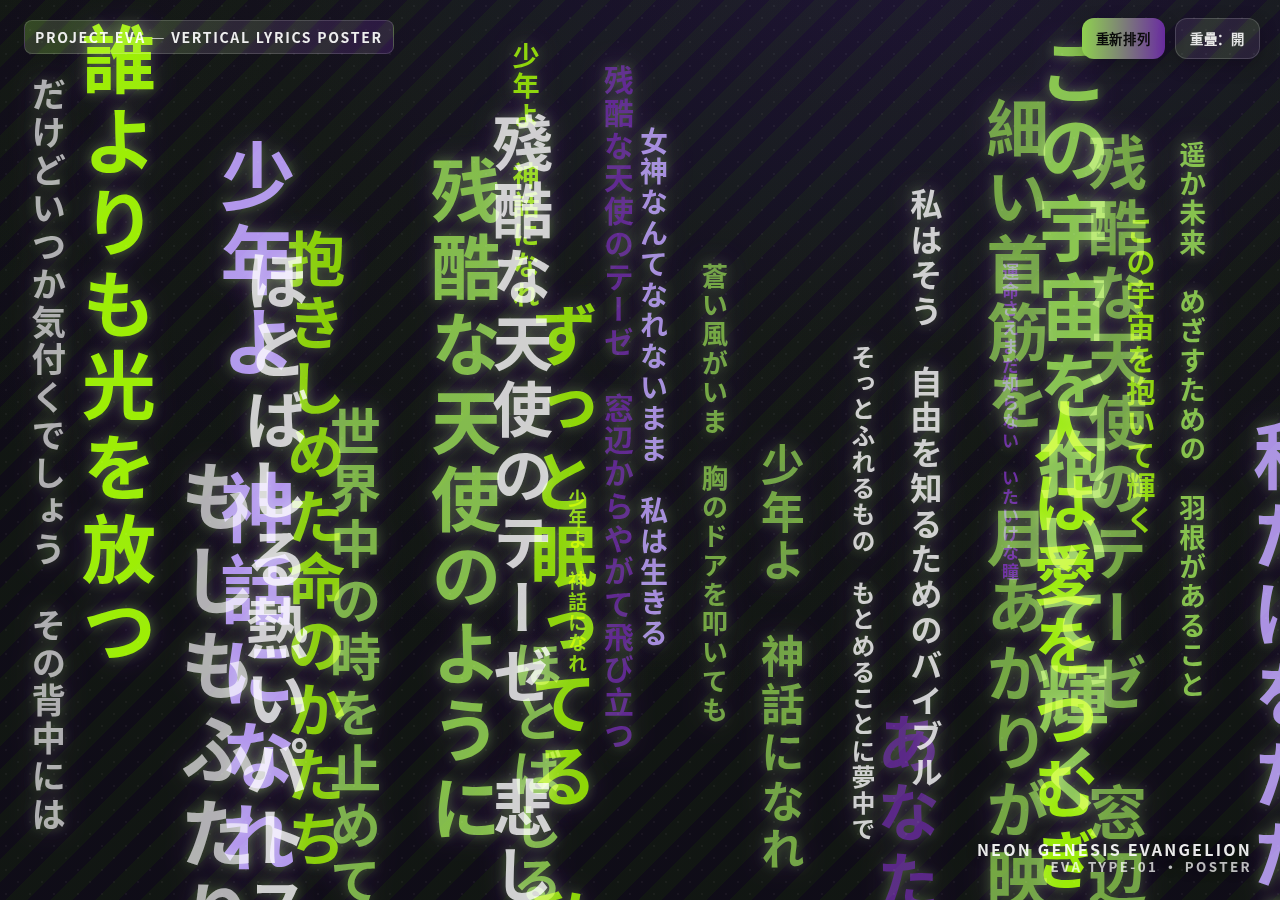
<file: eva.html>
<!doctype html>
<html lang="zh-CN">
  <head>
    <meta charset="utf-8" />
    <meta name="viewport" content="width=device-width,initial-scale=1" />
    <title>EVA Poster — Vertical Lyrics Scatter</title>
    <style>
      :root {
        --eva-purple: #6a2ca1;
        --eva-green: #8fd14f;
        --eva-black: #0a0b0f;
        --eva-gray: #bfbfbf;
        --glow: drop-shadow(0 0 6px rgba(143, 209, 79, 0.45))
          drop-shadow(0 0 12px rgba(106, 44, 161, 0.35));
      }

      html,
      body {
        height: 100%;
        margin: 0;
        font-family:
          "Noto Sans CJK SC",
          "Noto Sans JP",
          "Hiragino Sans",
          "PingFang SC",
          "Microsoft YaHei",
          system-ui,
          Segoe UI,
          sans-serif;
        background: radial-gradient(
          1200px 800px at 70% -10%,
          #1b1530 0%,
          #0e0f14 55%,
          var(--eva-black) 100%
        );
        color: #eee;
        overflow: hidden;
      }

      /* 背景细节：微弱网格 + EVA 色系条纹 */
      .poster {
        position: relative;
        width: 100vw;
        height: 100vh;
        overflow: hidden;
        isolation: isolate;
        background-image:
          radial-gradient(
            1px 1px at 25% 25%,
            rgba(255, 255, 255, 0.04) 1px,
            transparent 1px
          ),
          radial-gradient(
            1px 1px at 75% 75%,
            rgba(255, 255, 255, 0.04) 1px,
            transparent 1px
          ),
          repeating-linear-gradient(
            135deg,
            rgba(143, 209, 79, 0.06) 0 16px,
            rgba(106, 44, 161, 0.06) 16px 32px
          );
        background-size:
          24px 24px,
          24px 24px,
          auto;
      }

      .badge {
        position: absolute;
        left: 24px;
        top: 20px;
        letter-spacing: 0.12em;
        font-weight: 700;
        font-size: 14px;
        padding: 6px 10px;
        background: linear-gradient(
          90deg,
          rgba(143, 209, 79, 0.22),
          rgba(106, 44, 161, 0.22)
        );
        border: 1px solid rgba(255, 255, 255, 0.15);
        border-radius: 8px;
        backdrop-filter: blur(2px);
      }

      .title {
        position: absolute;
        right: 28px;
        bottom: 26px;
        text-align: right;
        font-weight: 800;
        letter-spacing: 0.14em;
        line-height: 1.15;
        color: #e9e9e9;
        text-shadow: 0 2px 12px rgba(0, 0, 0, 0.45);
      }
      .title small {
        display: block;
        font-weight: 600;
        letter-spacing: 0.18em;
        opacity: 0.8;
      }

      /* 竖排歌词元素 */
      .lyric {
        position: absolute;
        pointer-events: none; /* 仅用于展示 */
        writing-mode: vertical-rl; /* 竖排 */
        text-orientation: upright; /* 直立 */
        white-space: nowrap;
        letter-spacing: 0.1em;
        line-height: 1.2;
        font-weight: 600;
        filter: var(--glow);
        opacity: 0.92;
        user-select: none;
        mix-blend-mode: screen; /* 叠加更有海报感 */
      }

      /* 控件 */
      .controls {
        position: absolute;
        right: 20px;
        top: 18px;
        display: flex;
        gap: 10px;
        z-index: 10;
      }
      .btn {
        appearance: none;
        border: none;
        cursor: pointer;
        padding: 10px 14px;
        border-radius: 12px;
        font-weight: 700;
        letter-spacing: 0.06em;
        background: linear-gradient(90deg, var(--eva-green), var(--eva-purple));
        color: #0b0b0b;
        box-shadow: 0 6px 18px rgba(0, 0, 0, 0.25);
      }
      .btn.secondary {
        background: rgba(255, 255, 255, 0.06);
        color: #e6e6e6;
        border: 1px solid rgba(255, 255, 255, 0.16);
        backdrop-filter: blur(3px);
      }
    </style>
  </head>
  <body>
    <div class="poster" id="poster">
      <div class="badge">PROJECT EVA — VERTICAL LYRICS POSTER</div>
      <div class="controls">
        <button class="btn" id="shuffle">重新排列</button>
        <button class="btn secondary" id="toggleOverlap">重疊：開</button>
      </div>
      <div class="title">
        NEON GENESIS EVANGELION
        <small>EVA TYPE-01 • POSTER</small>
      </div>
    </div>

    <script>
      // === 使用说明 ===
      // 1) 将你合法获取的歌词逐行粘贴到 lines 数组（每个元素就是一行）
      // 2) 保存为 .html，浏览器打开；点击“重新排布”可随机换一版
      // 3) 若文本很多，可能不可避免少量重叠；可切换“避免重叠”开关

      const lines = [
        // —— 在此处粘贴你的歌词（每行一句）——
        // 下面仅为占位示例，请替换为你自己的文本：
        "残酷な天使のように",
        "少年よ　神話になれ",
        "蒼い風がいま　胸のドアを叩いても",
        "私だけをただ見つめて　微笑んでるあなた",
        "そっとふれるもの　もとめることに夢中で",
        "運命さえまだ知らない　いたいけな瞳",
        "だけどいつか気付くでしょう　その背中には",
        "遥か未来　めざすための　羽根があること",
        "残酷な天使のテーゼ　窓辺からやがて飛び立つ",
        "ほとばしる熱いパトスで　思い出を裏切るなら",
        "この宇宙を抱いて輝く",
        "少年よ　神話になれ",
        "ずっと眠ってる　私の愛の揺りかご",
        "あなただけが　夢の使者に　呼ばれる朝がくる",
        "細い首筋を　月あかりが映してる",
        "世界中の時を止めて　閉じこめたいけど",
        "もしもふたり逢えたことに　意味があるなら",
        "私はそう　自由を知るためのバイブル",
        "殘酷な天使のテーゼ　悲しみがそしてはじまる",
        "抱きしめた命のかたち　その夢に目覚めたとき",
        "誰よりも光を放つ",
        "少年よ　神話になれ",
        "人は愛をつむぎながら　歴史をつくる",
        "女神なんてなれないまま　私は生きる",
        "残酷な天使のテーゼ　窓辺からやがて飛び立つ",
        "ほとばしる熱いパトスで　思い出を裏切るなら",
        "この宇宙を抱いて輝く",
        "少年よ　神話になれ",
      ];

      // 颜色池（EVA 风格）
      const colorPool = ["#e5e5e5", "#8fd14f", "#6a2ca1", "#a6ff00", "#bfa3ff"];
      const poster = document.getElementById("poster");
      const btnShuffle = document.getElementById("shuffle");
      const btnOverlap = document.getElementById("toggleOverlap");

      let avoidOverlap = true;

      function rand(min, max) {
        return Math.random() * (max - min) + min;
      }
      function choice(arr) {
        return arr[Math.floor(Math.random() * arr.length)];
      }

      function intersects(a, b) {
        return !(
          a.right < b.left ||
          a.left > b.right ||
          a.bottom < b.top ||
          a.top > b.bottom
        );
      }

      function layout() {
        // 清空现有
        poster.querySelectorAll(".lyric").forEach((n) => n.remove());

        const W = poster.clientWidth;
        const H = poster.clientHeight;
        const placed = [];

        const MIN = Math.max(16, Math.min(W, H) * 0.018); // 随屏幕自适应的字号范围
        const MAX = Math.max(26, Math.min(W, H) * 0.085);

        lines.forEach((text, idx) => {
          const el = document.createElement("div");
          el.className = "lyric";
          el.textContent = text;

          // 随机样式
          el.style.fontSize = `${rand(MIN, MAX)}px`;
          el.style.fontWeight = Math.random() < 0.25 ? 800 : 600;
          el.style.color = choice(colorPool);
          el.style.opacity = (0.75 + Math.random() * 0.25).toFixed(2);

          // 轻微旋转增加层次
          const tilt = (Math.random() - 0.5) * 0; // -4°~+4°
          el.style.transform = `rotate(${tilt}deg)`;

          poster.appendChild(el);

          // 尝试放置，尽量避免重叠与越界
          let tries = 0,
            ok = false;
          while (tries < 120 && !ok) {
            const pad = 12;
            const x = rand(pad, W - pad);
            const y = rand(pad, H - pad);
            el.style.left = `${x}px`;
            el.style.top = `${y}px`;

            const r = el.getBoundingClientRect();
            // 将视口 rect 映射到 poster 内局部坐标：
            const rect = {
              left: r.left - poster.getBoundingClientRect().left,
              top: r.top - poster.getBoundingClientRect().top,
              right: r.right - poster.getBoundingClientRect().left,
              bottom: r.bottom - poster.getBoundingClientRect().top,
            };

            const inside =
              rect.left >= 0 &&
              rect.top >= 0 &&
              rect.right <= W &&
              rect.bottom <= H;

            let overlap = false;
            if (avoidOverlap) {
              for (const p of placed) {
                if (intersects(rect, p)) {
                  overlap = true;
                  break;
                }
              }
            }

            ok = inside && !overlap;
            if (ok) {
              placed.push(rect);
              break;
            }
            tries++;
          }

          // 如果尝试很多次仍不成功，放宽条件直接放置
          if (!ok) {
            el.style.left = `${rand(0, W)}px`;
            el.style.top = `${rand(0, H)}px`;
          }
        });
      }

      // 初始与事件
      layout();
      window.addEventListener("resize", () => {
        layout();
      });
      btnShuffle.addEventListener("click", () => layout());
      btnOverlap.addEventListener("click", () => {
        avoidOverlap = !avoidOverlap;
        btnOverlap.textContent = `重疊：${avoidOverlap ? "開" : "關"}`;
        layout();
      });
    </script>
  </body>
</html>
</file>
<file: honey/index.css>
@import url("https://fonts.googleapis.com/css2?family=Playfair+Display:ital,wght@0,400;0,600;1,400&family=Inter:wght@300;400;500&display=swap");

*, *::before, *::after { margin: 0; padding: 0; box-sizing: border-box; }
*::-webkit-scrollbar { display: none; }
* { scrollbar-width: none; }

:root {
  --sand:   #f5f0ea;
  --cream:  #fdfaf6;
  --sage:   #8aaa8c;
  --rust:   #c47c5a;
  --ink:    #2d2d2d;
  --muted:  #8a8278;
  --border: #e8e0d6;
}

html { scroll-behavior: smooth; }

body {
  font-family: "Inter", sans-serif;
  background: var(--cream);
  color: var(--ink);
  line-height: 1.7;
  overflow-x: hidden;
}

/* ── NAV ── */
nav {
  position: fixed; top: 0; width: 100%; z-index: 100;
  background: rgba(253, 250, 246, 0.88);
  backdrop-filter: blur(10px);
  border-bottom: 1px solid var(--border);
  padding: 1rem 2rem;
  display: flex; align-items: center; justify-content: space-between;
}
.nav-logo {
  font-family: "Playfair Display", serif;
  font-size: 1.2rem; color: var(--ink); text-decoration: none;
}
.nav-links {
  display: flex; gap: 2rem; list-style: none;
}
.nav-links a {
  text-decoration: none; color: var(--muted);
  font-size: 0.875rem; letter-spacing: 0.04em; transition: color .2s;
}
.nav-links a:hover { color: var(--rust); }

/* ── SHELL ── */
.shell {
  width: 100%;
  position: relative;
  padding: 0 0 4rem;
}

/* ── HEADER ── */
.header {
  padding: 10rem 2rem 4rem;
  text-align: center;
  max-width: 860px;
  margin: 0 auto;
}
.header-tag {
  font-size: 0.75rem;
  letter-spacing: 0.15em;
  text-transform: uppercase;
  color: var(--sage);
  margin-bottom: 1rem;
}
.title {
  font-family: "Playfair Display", serif;
  font-size: clamp(2.4rem, 6vw, 3.6rem);
  font-weight: 400;
  color: var(--ink);
  margin-bottom: 0.6rem;
}
.subtitle {
  font-size: 1rem;
  color: var(--muted);
  font-style: italic;
}

/* ── TIMELINE ── */
.timeline {
  display: flex;
  margin: 0 auto;
  flex-wrap: wrap;
  flex-direction: column;
  max-width: 700px;
  position: relative;
  padding: 0 2rem;
}
.timeline::before {
  position: absolute;
  left: 50%;
  width: 2px;
  height: 100%;
  margin-left: -1px;
  content: "";
  background: var(--border);
}

/* ── ITEM ── */
.item {
  padding: 2rem 0;
  opacity: 0.35;
  transition: opacity .4s ease, transform .4s ease;
  box-sizing: border-box;
  width: calc(50% - 40px);
  display: flex;
  position: relative;
  transform: translateY(-40px);
  will-change: opacity, transform;
}
.item:nth-child(even) {
  align-self: flex-end;
}

/* date label */
.item::before {
  content: attr(data-text);
  letter-spacing: 3px;
  width: 100%;
  position: absolute;
  color: var(--muted);
  font-size: 13px;
  border-left: 1px solid var(--border);
  top: 70%;
  margin-top: -5px;
  padding-left: 15px;
  opacity: 0;
  right: calc(-100% - 56px);
  font: 500 0.85rem "Inter", sans-serif;
  letter-spacing: 0.08em;
}
.item:nth-child(even)::before {
  right: auto;
  text-align: right;
  left: calc(-100% - 56px);
  padding-left: 0;
  border-left: 2px solid var(--border);
  padding-right: 15px;
}

.item--active {
  opacity: 1;
  transform: translateY(0);
}
.item--active::before {
  top: 50%;
  transition: 0.3s all 0.2s;
  opacity: 1;
}

/* ── CONTENT CARD ── */
.content {
  background: var(--sand);
  border: 1px solid var(--border);
  border-radius: 1rem;
  padding: 1.2rem;
  transition: transform .2s, box-shadow .2s, border-color .2s;
}
.item--active .content {
  border-color: var(--rust);
  box-shadow: 0 8px 24px rgba(0, 0, 0, 0.06);
}

.content-title {
  font-family: "Playfair Display", serif;
  font-weight: 400;
  font-size: 2.4rem;
  margin: -0.3rem 0 0.4rem 0;
  color: var(--ink);
  transition: 0.3s;
  padding: 0;
}
.item--active .content-title {
  margin: -1rem 0 0.8rem 0;
  color: var(--rust);
}

.content-desc {
  font-size: 0.9rem;
  color: var(--muted);
  line-height: 1.7;
}

/* ── IMAGE ── */
.img {
  display: block;
  width: 100%;
  height: auto;
  object-fit: contain;
  border-radius: 0.6rem;
  margin-bottom: 0.8rem;
}

/* ── PLAYER CARD ── */
.player-card {
  display: flex;
  flex-direction: column;
  align-items: center;
  gap: 12px;
  margin-top: 1rem;
  padding: 1rem;
  background: var(--cream);
  border: 1px solid var(--border);
  border-radius: 0.75rem;
}
.player-card .separator {
  width: 100px;
  height: 1px;
  background: var(--border);
}
.audio-box {
  display: flex;
  align-items: center;
  justify-content: center;
  gap: 12px;
}
.btn-audio {
  display: flex; align-items: center; justify-content: center;
  width: 38px; height: 38px;
  border-radius: 50%;
  border: 1.5px solid var(--border);
  background: transparent;
  color: var(--muted);
  cursor: pointer;
  transition: all .2s;
}
.btn-audio:hover {
  border-color: var(--rust);
  color: var(--rust);
}
.btn-audio:active {
  transform: scale(0.95);
}
.btn-audio svg {
  width: 16px; height: 16px;
  fill: currentColor; display: block;
}
.player-card.is-playing .btn-audio.play {
  background: var(--rust);
  color: #fff;
  border-color: var(--rust);
}
#current-song {
  text-align: center;
  font-size: 0.78rem;
  color: var(--muted);
  letter-spacing: 0.04em;
}

/* ── MOBILE ── */
@media only screen and (max-width: 767px) {
  .item {
    align-self: baseline !important;
    width: 100%;
    padding: 0 1.5rem 4rem 4.5rem;
  }
  .item::before {
    left: 0.5rem !important;
    padding: 0 !important;
    top: 2.5rem;
    text-align: center !important;
    width: 50px;
    border: none !important;
  }
  .item:last-child { padding-bottom: 4rem; }
  .timeline::before { left: 2.2rem; }
  .timeline { padding: 0 0.5rem; }
  nav { padding: 0.8rem 1rem; }
  .nav-links { gap: 1rem; }
  .nav-links a { font-size: 0.78rem; }
  .header { padding: 8rem 1.5rem 3rem; }
}
</file>
